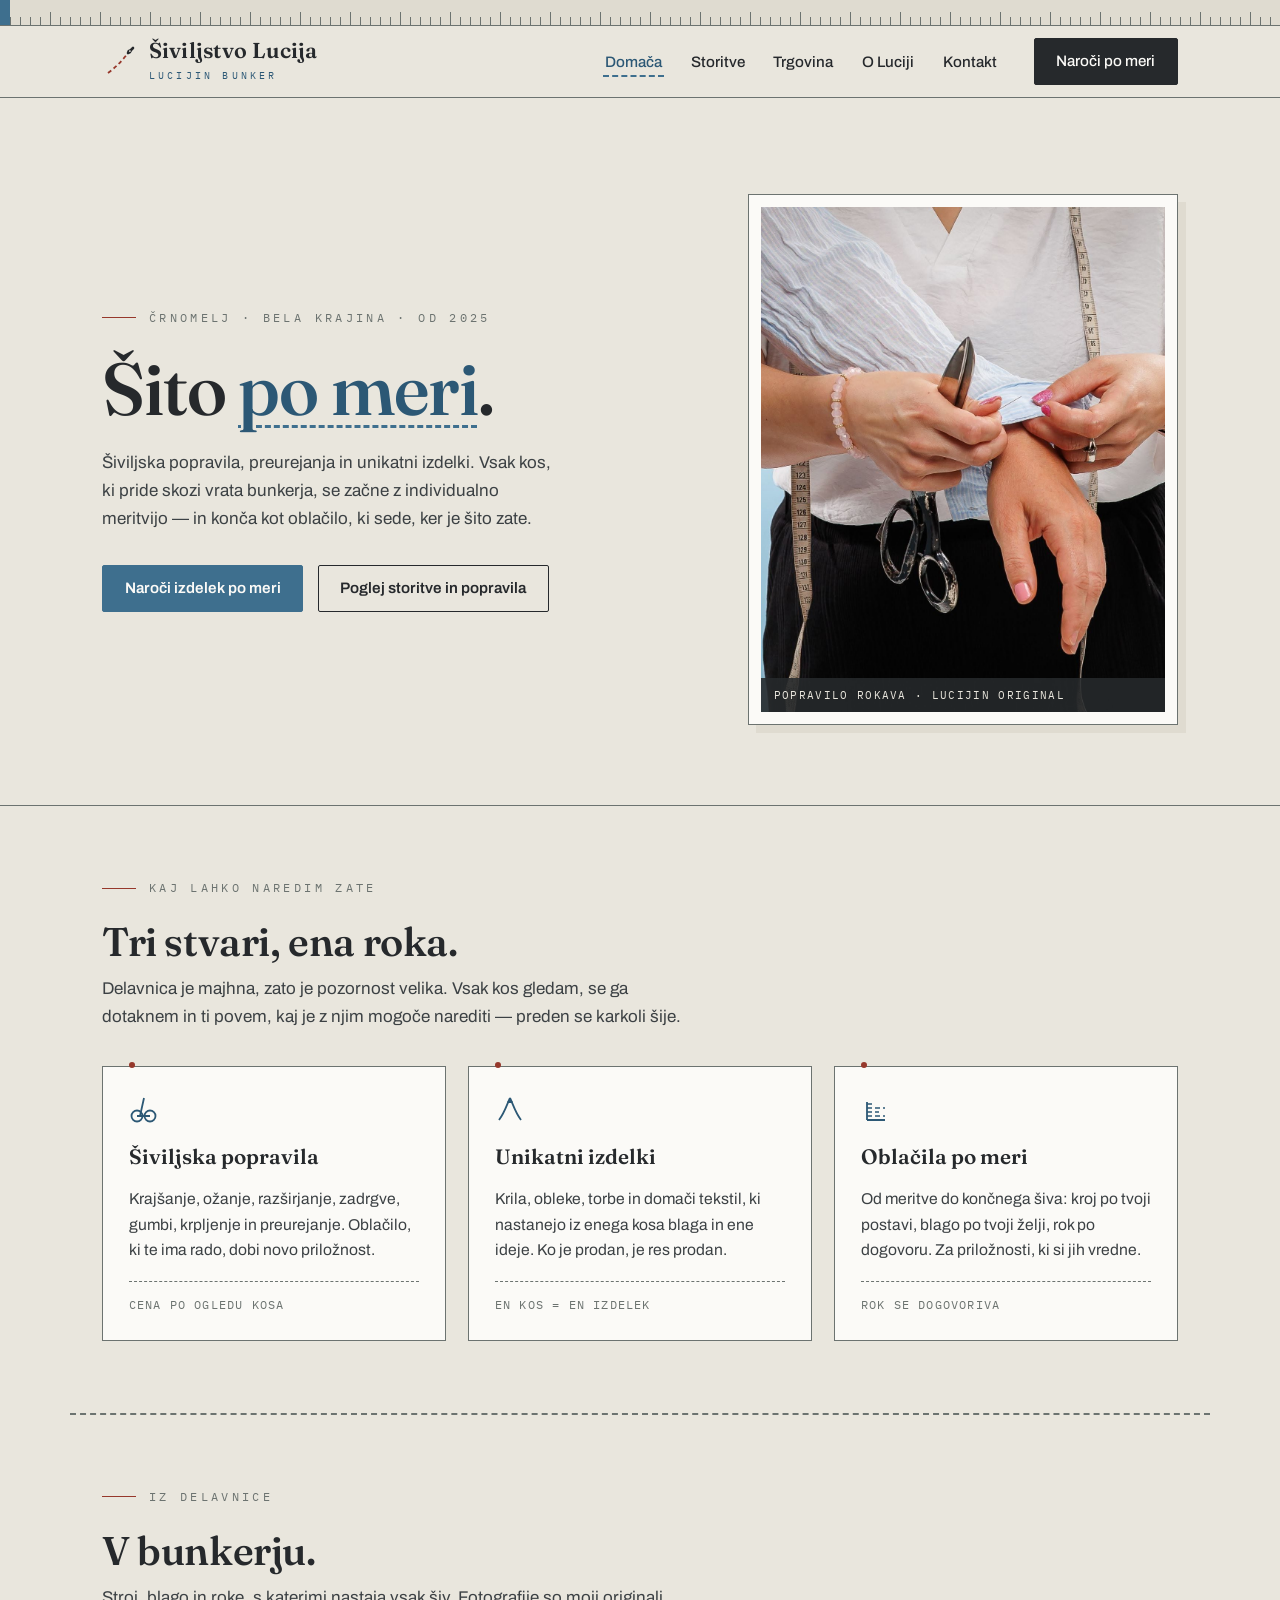
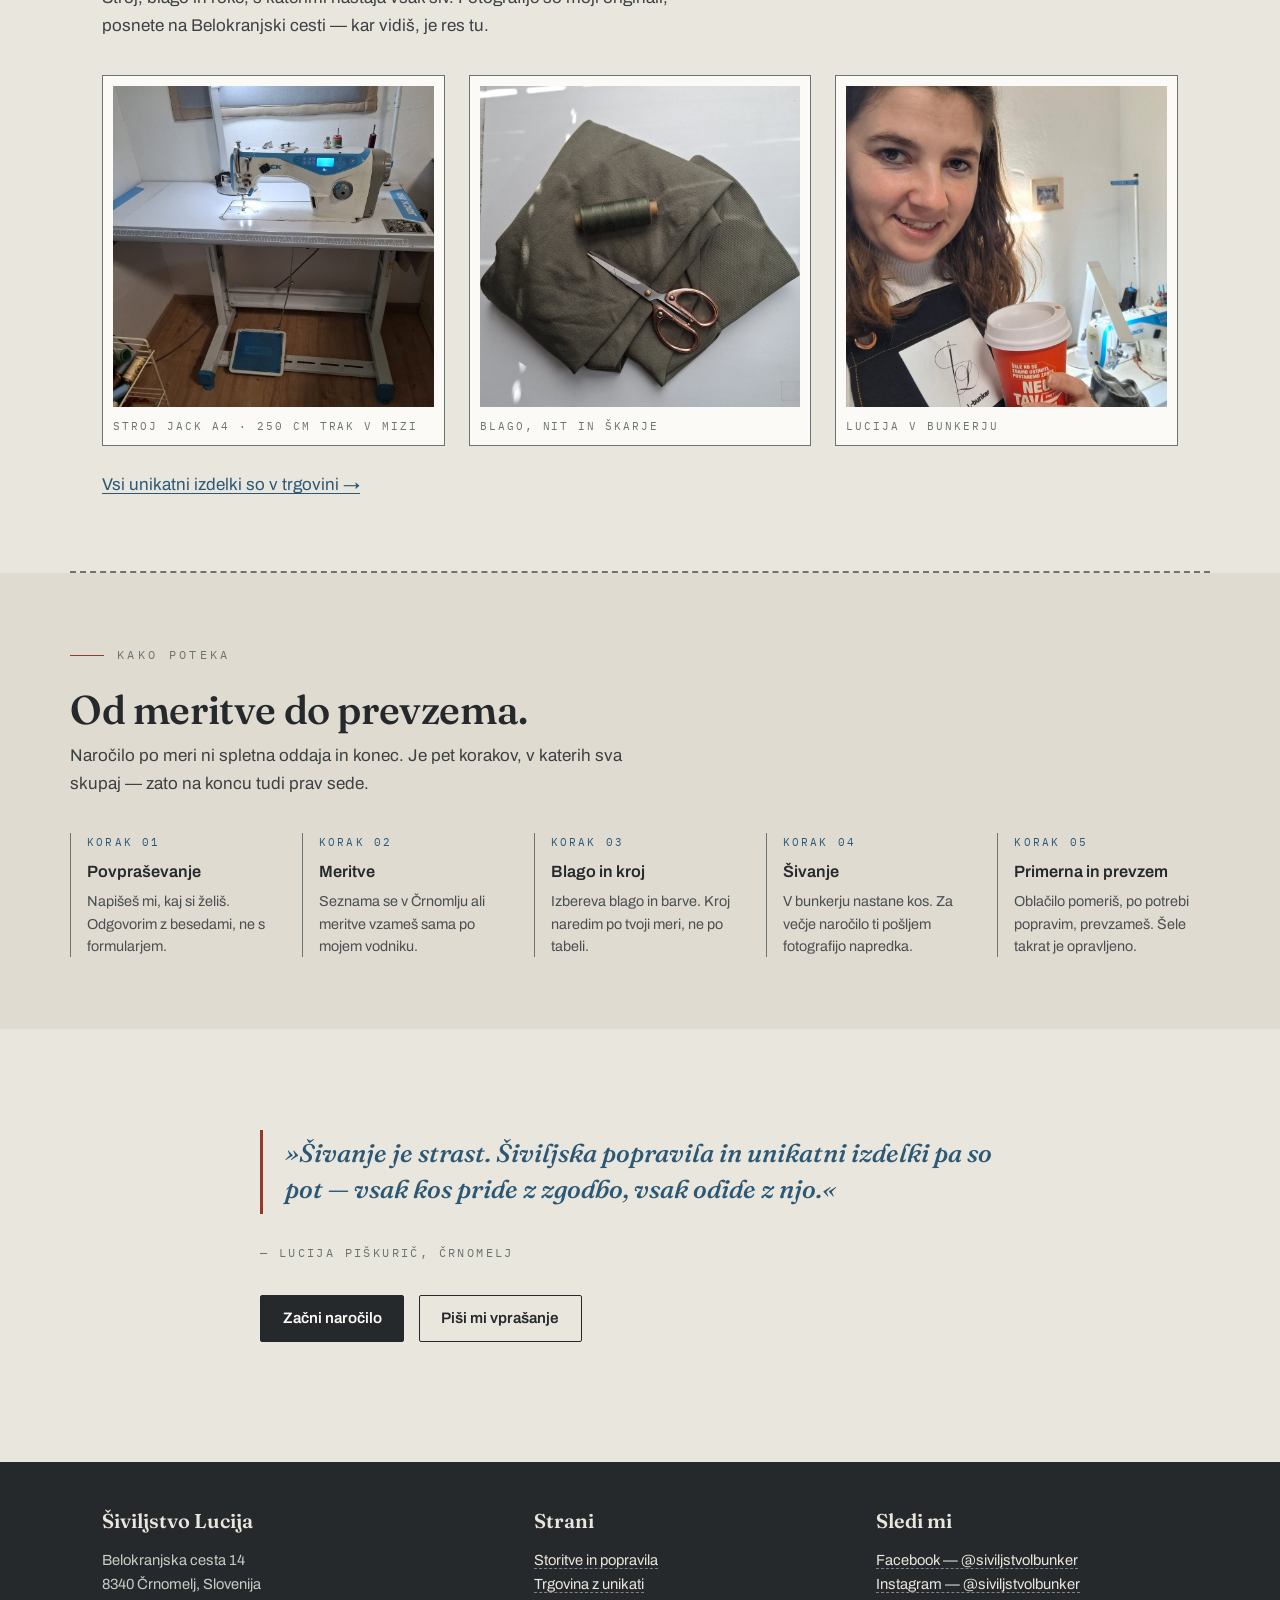
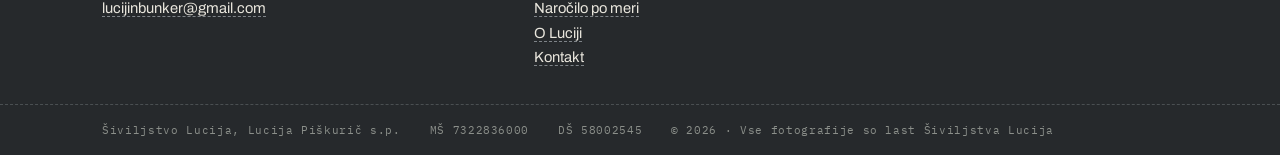
<file: index.html>
<!DOCTYPE html>
<html lang="sl">
<head>
  <meta charset="UTF-8">
  <meta name="viewport" content="width=device-width, initial-scale=1.0">
  <title>Šiviljstvo Lucija — popravila, unikati in oblačila po meri · Črnomelj</title>
  <meta name="description" content="Šiviljstvo Lucija v Črnomlju: šiviljska popravila, preurejanja oblačil in unikatni izdelki po meri. Vsak šiv po tvoji meri. Lucija Piškurič s.p., Belokranjska cesta 14.">
  <link rel="icon" type="image/svg+xml" href="slike/favicon.svg">
  <link rel="preconnect" href="https://fonts.googleapis.com">
  <link rel="preconnect" href="https://fonts.gstatic.com" crossorigin>
  <link href="https://fonts.googleapis.com/css2?family=Fraunces:opsz,wght@9..144,400..700&family=Archivo:wght@400..700&family=IBM+Plex+Mono:wght@400;500&display=swap" rel="stylesheet">
  <link rel="stylesheet" href="css/slog.css">
</head>
<body>

  <!-- Merilni trak — signature -->
  <div class="trak" aria-hidden="true">
    <div class="trak-polnilo"><span id="trak-cm">0</span>&nbsp;cm</div>
  </div>

  <header class="glava">
    <div class="glava-notranjost">
      <a class="znamka" href="index.html">
        <svg class="znamka-igla" width="34" height="34" viewBox="0 0 34 34" aria-hidden="true">
          <path d="M6 28 C 14 22, 20 16, 26 8" fill="none" stroke="#96382b" stroke-width="1.8" stroke-dasharray="4 3"/>
          <line x1="26" y1="8" x2="31" y2="3" stroke="#26292c" stroke-width="2.6" stroke-linecap="round"/>
          <circle cx="27.4" cy="6.6" r="2.1" fill="#26292c"/>
          <circle cx="27.9" cy="6.1" r="0.9" fill="#e9e6dd"/>
        </svg>
        <span class="znamka-besede">
          <span class="znamka-ime">Šiviljstvo Lucija</span><br>
          <span class="znamka-podpis">Lucijin bunker</span>
        </span>
      </a>
      <nav class="navigacija" aria-label="Glavna navigacija">
        <ul>
          <li><a href="index.html" aria-current="page">Domača</a></li>
          <li><a href="storitve.html">Storitve</a></li>
          <li><a href="trgovina.html">Trgovina</a></li>
          <li><a href="o-strani.html">O Luciji</a></li>
          <li><a href="kontakt.html">Kontakt</a></li>
          <li><a class="gumb gumb-nav" href="narocilo.html">Naroči po meri</a></li>
        </ul>
      </nav>
      <button class="prekini-nav" aria-expanded="false" aria-label="Odpri navigacijo">
        <svg width="20" height="20" viewBox="0 0 20 20" aria-hidden="true">
          <path d="M2 4h16M2 10h16M2 16h16" stroke="#26292c" stroke-width="2" stroke-linecap="round"/>
        </svg>
      </button>
    </div>
  </header>

  <main>

    <!-- ===== Junak ===== -->
    <section class="junak">
      <div class="junak-notranjost">
        <div>
          <p class="obroba">Črnomelj · Bela Krajina · od 2025</p>
          <h1 class="junak-naslov">Šito <em>po meri</em>.</h1>
          <p class="junak-besedilo">
            Šiviljska popravila, preurejanja in unikatni izdelki. Vsak kos, ki
            pride skozi vrata bunkerja, se začne z individualno meritvijo — in
            konča kot oblačilo, ki sede, ker je šito zate.
          </p>
          <div class="junak-dejanja">
            <a class="gumb gumb-kreda" href="narocilo.html">Naroči izdelek po meri</a>
            <a class="gumb gumb-secundo" href="storitve.html">Poglej storitve in popravila</a>
          </div>
        </div>
        <figure class="junak-slika">
          <img src="slike/hero.jpg" alt="Roke z iglo pri popravilu modro črtastega rokava, merilni trak okoli vratu in velike krojaške škarje"
               onerror="this.onerror=null;this.src='slike/rezervirano.svg'">
          <figcaption class="slikarazlaga">POPRAVILO ROKAVA · LUCIJIN ORIGINAL</figcaption>
        </figure>
      </div>
    </section>

    <!-- ===== Storitve na hitro ===== -->
    <section class="sekcija">
      <div class="razkrij">
        <p class="obroba">Kaj lahko naredim zate</p>
        <h2 class="sekcija-naslov">Tri stvari, ena roka.</h2>
        <p class="sekcija-uvod">
          Delavnica je majhna, zato je pozornost velika. Vsak kos gledam,
          se ga dotaknem in ti povem, kaj je z njim mogoče narediti — preden
          se karkoli šije.
        </p>
      </div>
      <div class="mreza-3">
        <article class="kartica razkrij">
          <svg class="kartica-ikona" width="30" height="30" viewBox="0 0 30 30" aria-hidden="true">
            <circle cx="8" cy="22" r="5.5" fill="none" stroke="#2c5875" stroke-width="1.8"/>
            <circle cx="21" cy="22" r="5.5" fill="none" stroke="#2c5875" stroke-width="1.8"/>
            <path d="M8 22 L 21 22 M11 22 L 15 4" stroke="#2c5875" stroke-width="1.8" fill="none"/>
          </svg>
          <h3 class="kartica-naslov">Šiviljska popravila</h3>
          <p class="kartica-besedilo">
            Krajšanje, ožanje, razširjanje, zadrgve, gumbi, krpljenje in
            preurejanje. Oblačilo, ki te ima rado, dobi novo priložnost.
          </p>
          <p class="kartica-cena">CENA PO OGLEDU KOSA</p>
        </article>
        <article class="kartica razkrij">
          <svg class="kartica-ikona" width="30" height="30" viewBox="0 0 30 30" aria-hidden="true">
            <path d="M4 26 C 10 18, 12 10, 15 4 M26 26 C 20 18, 18 10, 15 4" fill="none" stroke="#2c5875" stroke-width="1.8"/>
            <path d="M15 4 l 0 4 M12.5 8 l 5 0" stroke="#2c5875" stroke-width="1.8"/>
          </svg>
          <h3 class="kartica-naslov">Unikatni izdelki</h3>
          <p class="kartica-besedilo">
            Krila, obleke, torbe in domači tekstil, ki nastanejo iz enega
            kosa blaga in ene ideje. Ko je prodan, je res prodan.
          </p>
          <p class="kartica-cena">EN KOS = EN IZDELEK</p>
        </article>
        <article class="kartica razkrij">
          <svg class="kartica-ikona" width="30" height="30" viewBox="0 0 30 30" aria-hidden="true">
            <path d="M6 26 l 0 -18 M6 26 l 18 0" fill="none" stroke="#2c5875" stroke-width="1.8"/>
            <path d="M6 22 l 18 0 M6 18 l 12 0 M6 14 l 18 0 M6 10 l 8 0" fill="none" stroke="#2c5875" stroke-width="1.4" stroke-dasharray="5 3"/>
          </svg>
          <h3 class="kartica-naslov">Oblačila po meri</h3>
          <p class="kartica-besedilo">
            Od meritve do končnega šiva: kroj po tvoji postavi, blago po
            tvoji želji, rok po dogovoru. Za priložnosti, ki si jih vredne.
          </p>
          <p class="kartica-cena">ROK SE DOGOVORIVA</p>
        </article>
      </div>
    </section>

    <hr class="siv">

    <!-- ===== Galerija dela ===== -->
    <section class="sekcija">
      <div class="razkrij">
        <p class="obroba">Iz delavnice</p>
        <h2 class="sekcija-naslov">V bunkerju.</h2>
        <p class="sekcija-uvod">
          Stroj, blago in roke, s katerimi nastaja vsak šiv. Fotografije so
          moji originali, posnete na Belokranjski cesti — kar vidiš, je res tu.
        </p>
      </div>
      <div class="mreza-izdelki">
        <figure class="galerija-slika razkrij">
          <img src="slike/delo-01.jpg" alt="Računalniško voden šivalni stroj Jack A4 z vgrajenim merilnim trakom" onerror="this.onerror=null;this.src='slike/rezervirano.svg'">
          <figcaption>STROJ JACK A4 · 250 CM TRAK V MIZI</figcaption>
        </figure>
        <figure class="galerija-slika razkrij">
          <img src="slike/delo-02.jpg" alt="Olivno zeleno blago z ujemajočo se nitjo in škarjami z bakrenim ročajem" onerror="this.onerror=null;this.src='slike/rezervirano.svg'">
          <figcaption>BLAGO, NIT IN ŠKARJE</figcaption>
        </figure>
        <figure class="galerija-slika razkrij">
          <img src="slike/delo-03.jpg" alt="Lucija v črnem trdenem predpasniku z značko L-bunker v delavnici" onerror="this.onerror=null;this.src='slike/rezervirano.svg'">
          <figcaption>LUCIJA V BUNKERJU</figcaption>
        </figure>
      </div>
      <p style="margin-top:1.6rem">
        <a href="trgovina.html">Vsi unikatni izdelki so v trgovini →</a>
      </p>
    </section>

    <hr class="siv">

    <!-- ===== Postopek ===== -->
    <section class="sekcija sekcija--platno2">
      <div class="sekcija-notranjost">
        <div class="razkrij">
          <p class="obroba">Kako poteka</p>
          <h2 class="sekcija-naslov">Od meritve do prevzema.</h2>
          <p class="sekcija-uvod">
            Naročilo po meri ni spletna oddaja in konec. Je pet korakov, v
            katerih sva skupaj — zato na koncu tudi prav sede.
          </p>
        </div>
        <div class="postopek">
          <div class="korak razkrij">
            <p class="korak-st">KORAK 01</p>
            <h3 class="korak-naslov">Povpraševanje</h3>
            <p class="korak-besedilo">Napišeš mi, kaj si želiš. Odgovorim z besedami, ne s formularjem.</p>
          </div>
          <div class="korak razkrij">
            <p class="korak-st">KORAK 02</p>
            <h3 class="korak-naslov">Meritve</h3>
            <p class="korak-besedilo">Seznama se v Črnomlju ali meritve vzameš sama po mojem vodniku.</p>
          </div>
          <div class="korak razkrij">
            <p class="korak-st">KORAK 03</p>
            <h3 class="korak-naslov">Blago in kroj</h3>
            <p class="korak-besedilo">Izbereva blago in barve. Kroj naredim po tvoji meri, ne po tabeli.</p>
          </div>
          <div class="korak razkrij">
            <p class="korak-st">KORAK 04</p>
            <h3 class="korak-naslov">Šivanje</h3>
            <p class="korak-besedilo">V bunkerju nastane kos. Za večje naročilo ti pošljem fotografijo napredka.</p>
          </div>
          <div class="korak razkrij">
            <p class="korak-st">KORAK 05</p>
            <h3 class="korak-naslov">Primerna in prevzem</h3>
            <p class="korak-besedilo">Oblačilo pomeriš, po potrebi popravim, prevzameš. Šele takrat je opravljeno.</p>
          </div>
        </div>
      </div>
    </section>

    <!-- ===== Citat + CTA ===== -->
    <section class="sekcija">
      <div class="razkrij" style="max-width:760px; margin:0 auto; text-align:left">
        <blockquote class="citat">
          »Šivanje je strast. Šiviljska popravila in unikatni izdelki pa so pot —
          vsak kos pride z zgodbo, vsak odide z njo.«
        </blockquote>
        <p style="font-family:var(--slog-mono); font-size:12px; letter-spacing:0.2em; color:var(--cin)">
          — LUCIJA PIŠKURIČ, ČRNOMELJ
        </p>
        <div class="junak-dejanja" style="margin-top:2rem">
          <a class="gumb" href="narocilo.html">Začni naročilo</a>
          <a class="gumb gumb-secundo" href="kontakt.html">Piši mi vprašanje</a>
        </div>
      </div>
    </section>

  </main>

  <!-- ===== Noga ===== -->
  <footer class="noga">
    <div class="noga-notranjost">
      <div>
        <h3>Šiviljstvo Lucija</h3>
        <p>
          Belokranjska cesta 14<br>
          8340 Črnomelj, Slovenija<br>
          <a href="mailto:lucijinbunker@gmail.com">lucijinbunker@gmail.com</a>
        </p>
      </div>
      <div>
        <h3>Strani</h3>
        <ul>
          <li><a href="storitve.html">Storitve in popravila</a></li>
          <li><a href="trgovina.html">Trgovina z unikati</a></li>
          <li><a href="narocilo.html">Naročilo po meri</a></li>
          <li><a href="o-strani.html">O Luciji</a></li>
          <li><a href="kontakt.html">Kontakt</a></li>
        </ul>
      </div>
      <div>
        <h3>Sledi mi</h3>
        <ul>
          <li><a href="https://www.facebook.com/siviljstvolbunker" rel="noopener" target="_blank">Facebook — @siviljstvolbunker</a></li>
          <li><a href="https://www.instagram.com/siviljstvolbunker" rel="noopener" target="_blank">Instagram — @siviljstvolbunker</a></li>
        </ul>
      </div>
    </div>
    <div class="noga-legalno">
      <div class="noga-legalno-notranjost">
        <span>Šiviljstvo Lucija, Lucija Piškurič s.p.</span>
        <span>MŠ 7322836000</span>
        <span>DŠ 58002545</span>
        <span>© 2026 · Vse fotografije so last Šiviljstva Lucija</span>
      </div>
    </div>
  </footer>

  <script src="js/skripta.js"></script>
</body>
</html>
</file>
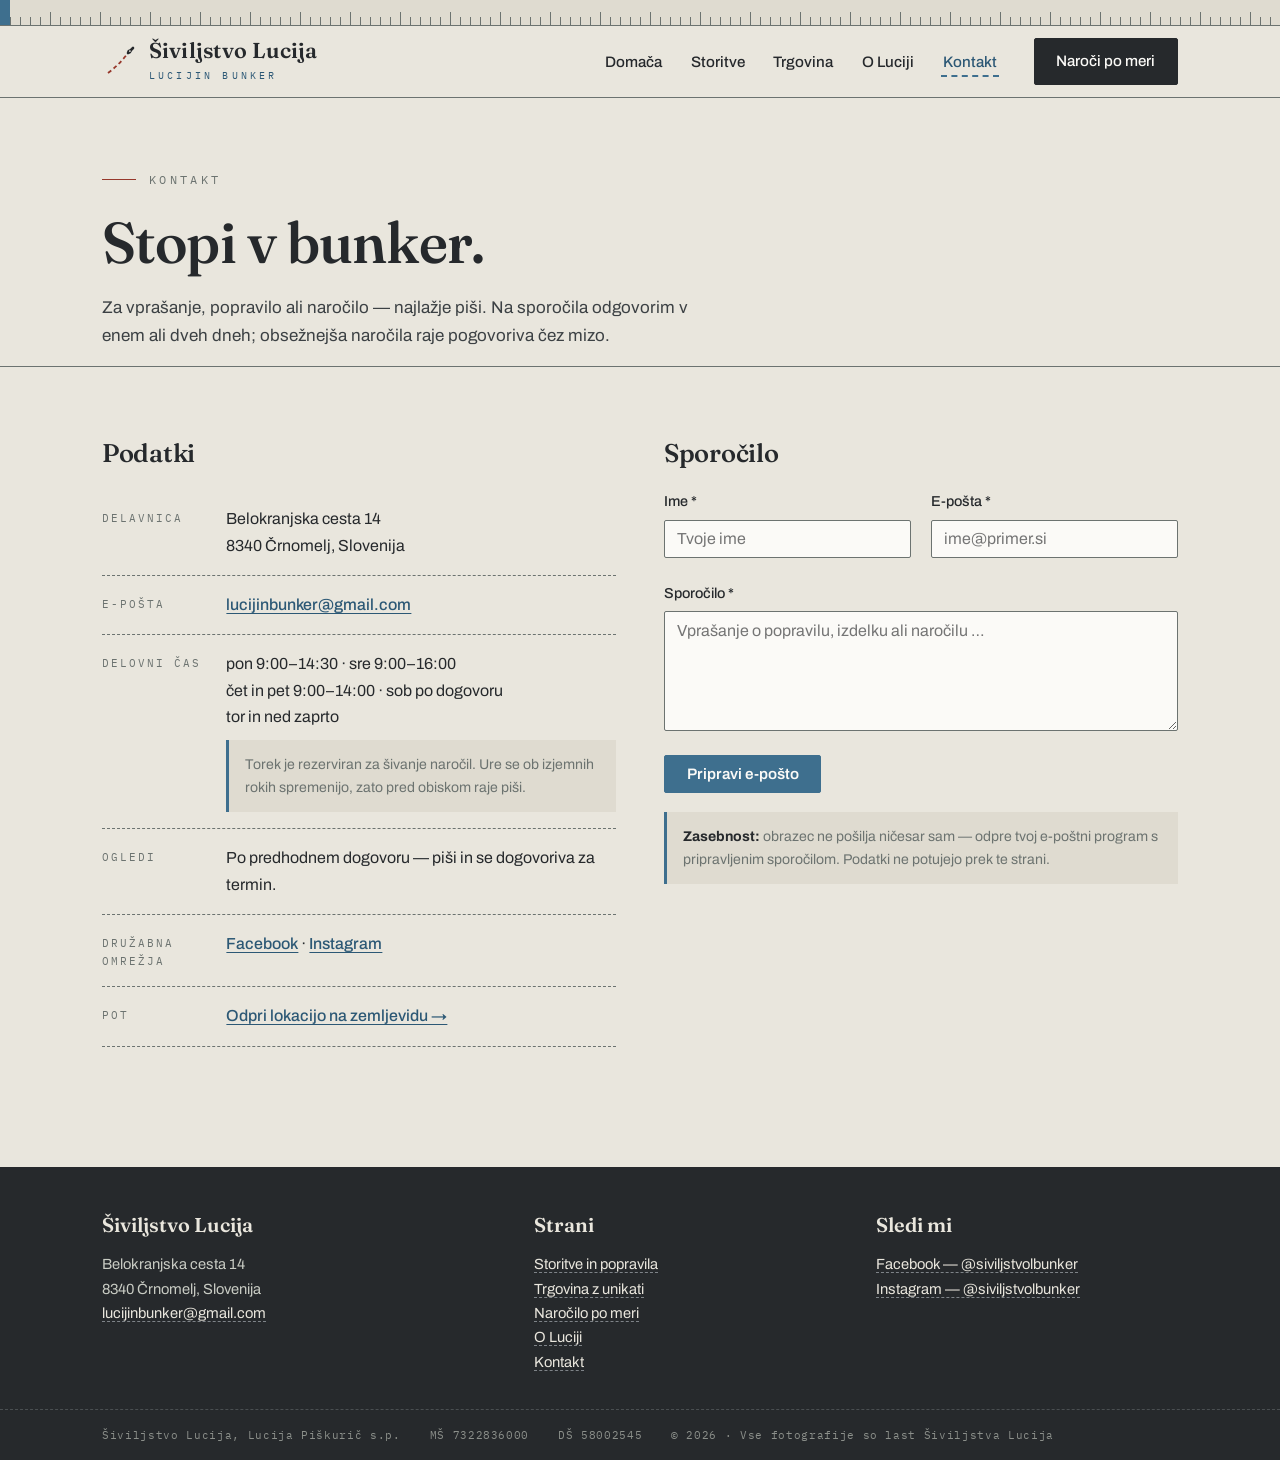
<file: kontakt.html>
<!DOCTYPE html>
<html lang="sl">
<head>
  <meta charset="UTF-8">
  <meta name="viewport" content="width=device-width, initial-scale=1.0">
  <title>Kontakt — Šiviljstvo Lucija, Črnomelj</title>
  <meta name="description" content="Stopi v stik s Šiviljstvom Lucija: Belokranjska cesta 14, 8340 Črnomelj. Piši na lucijinbunker@gmail.com ali pošlji sporočilo prek obrazca.">
  <link rel="icon" type="image/svg+xml" href="slike/favicon.svg">
  <link rel="preconnect" href="https://fonts.googleapis.com">
  <link rel="preconnect" href="https://fonts.gstatic.com" crossorigin>
  <link href="https://fonts.googleapis.com/css2?family=Fraunces:opsz,wght@9..144,400..700&family=Archivo:wght@400..700&family=IBM+Plex+Mono:wght@400;500&display=swap" rel="stylesheet">
  <link rel="stylesheet" href="css/slog.css">
</head>
<body>

  <div class="trak" aria-hidden="true">
    <div class="trak-polnilo"><span id="trak-cm">0</span>&nbsp;cm</div>
  </div>

  <header class="glava">
    <div class="glava-notranjost">
      <a class="znamka" href="index.html">
        <svg class="znamka-igla" width="34" height="34" viewBox="0 0 34 34" aria-hidden="true">
          <path d="M6 28 C 14 22, 20 16, 26 8" fill="none" stroke="#96382b" stroke-width="1.8" stroke-dasharray="4 3"/>
          <line x1="26" y1="8" x2="31" y2="3" stroke="#26292c" stroke-width="2.6" stroke-linecap="round"/>
          <circle cx="27.4" cy="6.6" r="2.1" fill="#26292c"/>
          <circle cx="27.9" cy="6.1" r="0.9" fill="#e9e6dd"/>
        </svg>
        <span class="znamka-besede">
          <span class="znamka-ime">Šiviljstvo Lucija</span><br>
          <span class="znamka-podpis">Lucijin bunker</span>
        </span>
      </a>
      <nav class="navigacija" aria-label="Glavna navigacija">
        <ul>
          <li><a href="index.html">Domača</a></li>
          <li><a href="storitve.html">Storitve</a></li>
          <li><a href="trgovina.html">Trgovina</a></li>
          <li><a href="o-strani.html">O Luciji</a></li>
          <li><a href="kontakt.html" aria-current="page">Kontakt</a></li>
          <li><a class="gumb gumb-nav" href="narocilo.html">Naroči po meri</a></li>
        </ul>
      </nav>
      <button class="prekini-nav" aria-expanded="false" aria-label="Odpri navigacijo">
        <svg width="20" height="20" viewBox="0 0 20 20" aria-hidden="true">
          <path d="M2 4h16M2 10h16M2 16h16" stroke="#26292c" stroke-width="2" stroke-linecap="round"/>
        </svg>
      </button>
    </div>
  </header>

  <main>

    <section class="junak" style="padding-top:calc(var(--trak-visina) + var(--glava-visina))">
      <div class="sekcija" style="padding-bottom:0">
        <p class="obroba">Kontakt</p>
        <h1 class="junak-naslov" style="font-size:clamp(2.2rem,5vw,3.6rem)">Stopi v bunker.</h1>
        <p class="sekcija-uvod" style="margin-bottom:1rem">
          Za vprašanje, popravilo ali naročilo — najlažje piši. Na sporočila
          odgovorim v enem ali dveh dneh; obsežnejša naročila raje pogovoriva
          čez mizo.
        </p>
      </div>
    </section>

    <section class="sekcija">
      <div class="kontakt-mreza">

        <div class="razkrij">
          <h2 class="sekcija-naslov" style="font-size:1.6rem">Podatki</h2>
          <dl style="margin-top:1.4rem">
            <div class="podatek">
              <dt>Delavnica</dt>
              <dd>Belokranjska cesta 14<br>8340 Črnomelj, Slovenija</dd>
            </div>
            <div class="podatek">
              <dt>E-pošta</dt>
              <dd><a href="mailto:lucijinbunker@gmail.com">lucijinbunker@gmail.com</a></dd>
            </div>
            <!-- TELEFON: dodaj vrstico, ko bo številka potrjena
            <div class="podatek">
              <dt>Telefon</dt>
              <dd><a href="tel:+386XXXXXXXXX">0XX XXX XXX</a></dd>
            </div>
            -->
            <div class="podatek">
              <dt>Delovni čas</dt>
              <dd>
                pon 9:00–14:30 · sre 9:00–16:00<br>
                čet in pet 9:00–14:00 · sob po dogovoru<br>
                tor in ned zaprto
                <p class="opomba" style="margin-top:0.6rem">
                  Torek je rezerviran za šivanje naročil. Ure se ob izjemnih
                  rokih spremenijo, zato pred obiskom raje piši.
                </p>
              </dd>
            </div>
            <div class="podatek">
              <dt>Ogledi</dt>
              <dd>Po predhodnem dogovoru — piši in se dogovoriva za termin.</dd>
            </div>
            <div class="podatek">
              <dt>Družabna omrežja</dt>
              <dd>
                <a href="https://www.facebook.com/siviljstvolbunker" rel="noopener" target="_blank">Facebook</a> ·
                <a href="https://www.instagram.com/siviljstvolbunker" rel="noopener" target="_blank">Instagram</a>
              </dd>
            </div>
            <div class="podatek">
              <dt>Pot</dt>
              <dd>
                <a href="https://www.google.com/maps/search/?api=1&query=Belokranjska+cesta+14%2C+8340+%C4%8Crnomelj" rel="noopener" target="_blank">
                  Odpri lokacijo na zemljevidu →
                </a>
              </dd>
            </div>
          </dl>
        </div>

        <div class="razkrij">
          <h2 class="sekcija-naslov" style="font-size:1.6rem">Sporočilo</h2>
          <form id="obrazec-kontakt" class="obrazec" style="margin-top:1.4rem" novalidate>
            <div class="obrazec-skupina">
              <div class="vrstica">
                <div class="polje">
                  <label for="k-ime">Ime *</label>
                  <input type="text" id="k-ime" name="k-ime" required autocomplete="name" placeholder="Tvoje ime">
                </div>
                <div class="polje">
                  <label for="k-eposta">E-pošta *</label>
                  <input type="email" id="k-eposta" name="k-eposta" required autocomplete="email" placeholder="ime@primer.si">
                </div>
              </div>
            </div>
            <div class="obrazec-skupina">
              <div class="polje">
                <label for="k-sporocilo">Sporočilo *</label>
                <textarea id="k-sporocilo" name="k-sporocilo" required placeholder="Vprašanje o popravilu, izdelku ali naročilu …"></textarea>
              </div>
            </div>
            <button type="submit" class="gumb gumb-kreda">Pripravi e-pošto</button>
            <p class="opomba" style="margin-top:1.2rem">
              <strong>Zasebnost:</strong> obrazec ne pošilja ničesar sam —
              odpre tvoj e-poštni program s pripravljenim sporočilom. Podatki
              ne potujejo prek te strani.
            </p>
          </form>
        </div>

      </div>
    </section>

  </main>

  <footer class="noga">
    <div class="noga-notranjost">
      <div>
        <h3>Šiviljstvo Lucija</h3>
        <p>
          Belokranjska cesta 14<br>
          8340 Črnomelj, Slovenija<br>
          <a href="mailto:lucijinbunker@gmail.com">lucijinbunker@gmail.com</a>
        </p>
      </div>
      <div>
        <h3>Strani</h3>
        <ul>
          <li><a href="storitve.html">Storitve in popravila</a></li>
          <li><a href="trgovina.html">Trgovina z unikati</a></li>
          <li><a href="narocilo.html">Naročilo po meri</a></li>
          <li><a href="o-strani.html">O Luciji</a></li>
          <li><a href="kontakt.html">Kontakt</a></li>
        </ul>
      </div>
      <div>
        <h3>Sledi mi</h3>
        <ul>
          <li><a href="https://www.facebook.com/siviljstvolbunker" rel="noopener" target="_blank">Facebook — @siviljstvolbunker</a></li>
          <li><a href="https://www.instagram.com/siviljstvolbunker" rel="noopener" target="_blank">Instagram — @siviljstvolbunker</a></li>
        </ul>
      </div>
    </div>
    <div class="noga-legalno">
      <div class="noga-legalno-notranjost">
        <span>Šiviljstvo Lucija, Lucija Piškurič s.p.</span>
        <span>MŠ 7322836000</span>
        <span>DŠ 58002545</span>
        <span>© 2026 · Vse fotografije so last Šiviljstva Lucija</span>
      </div>
    </div>
  </footer>

  <script src="js/skripta.js"></script>
</body>
</html>
</file>
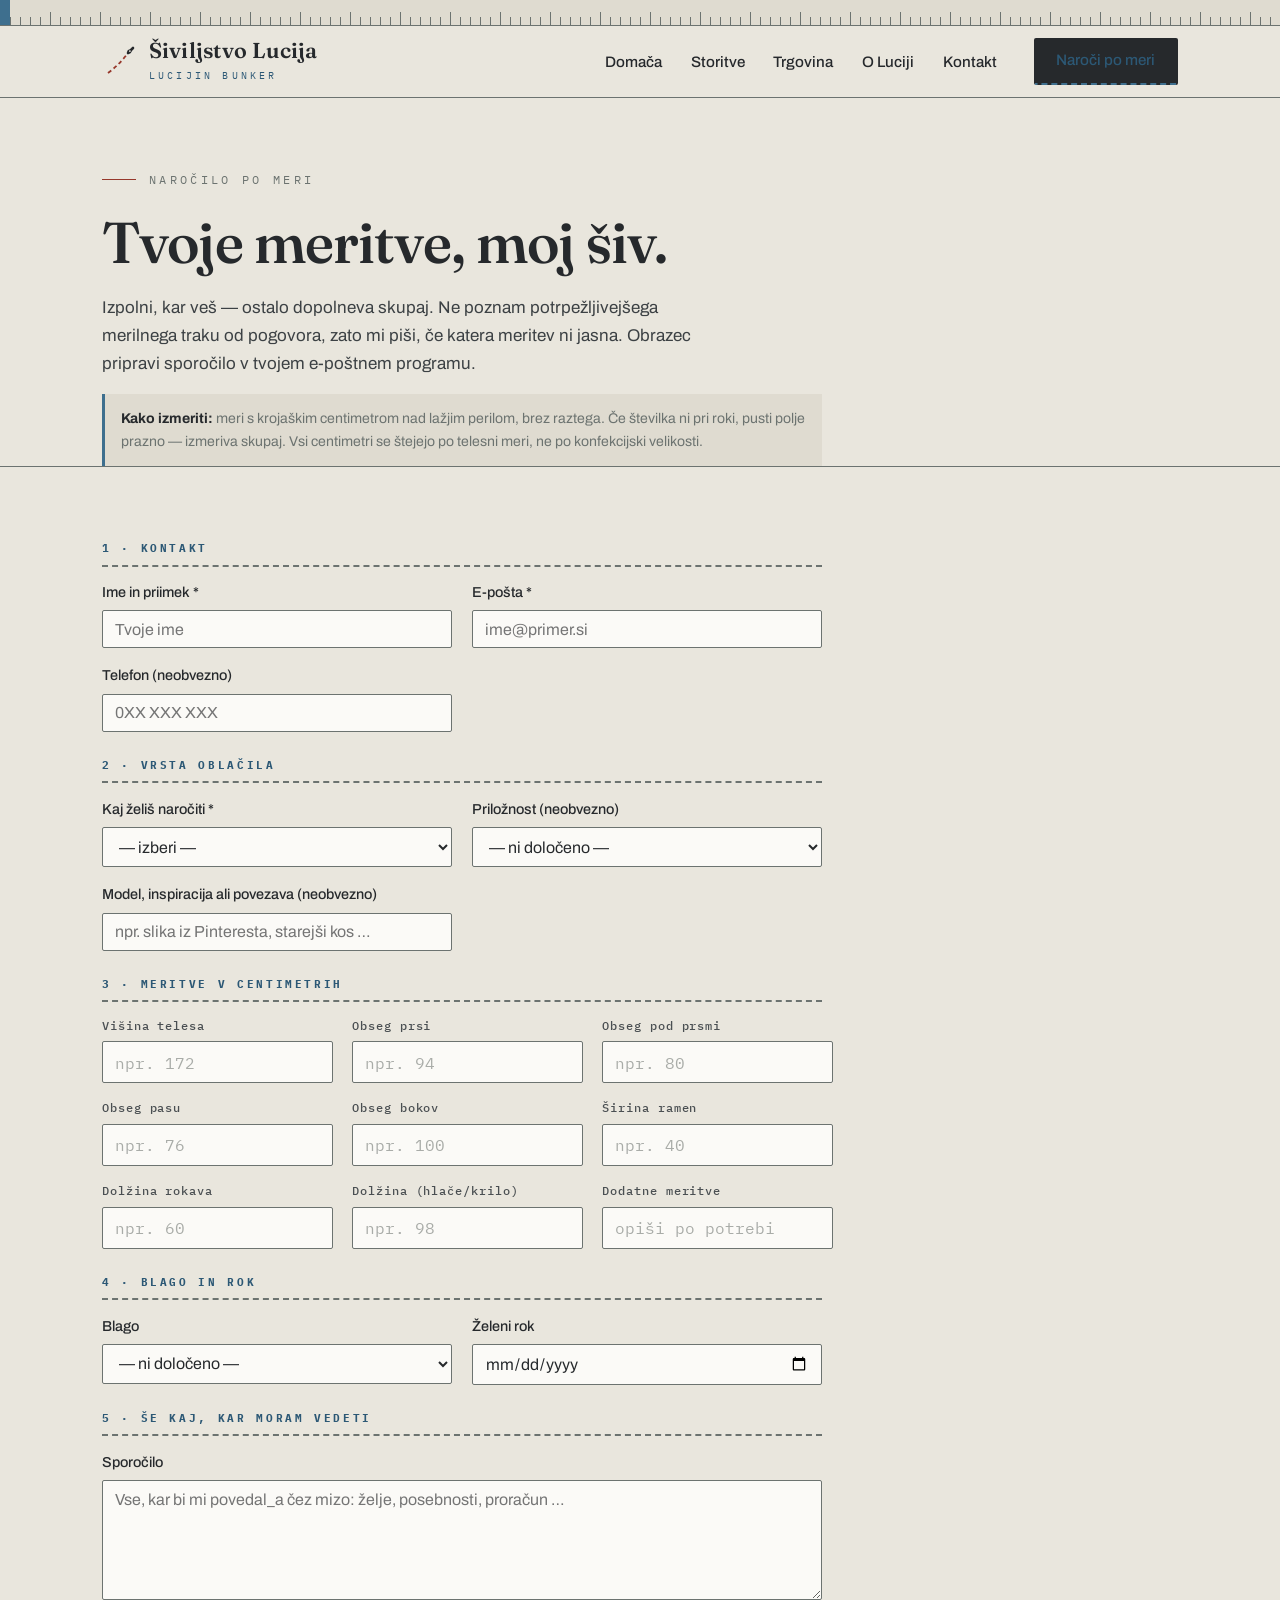
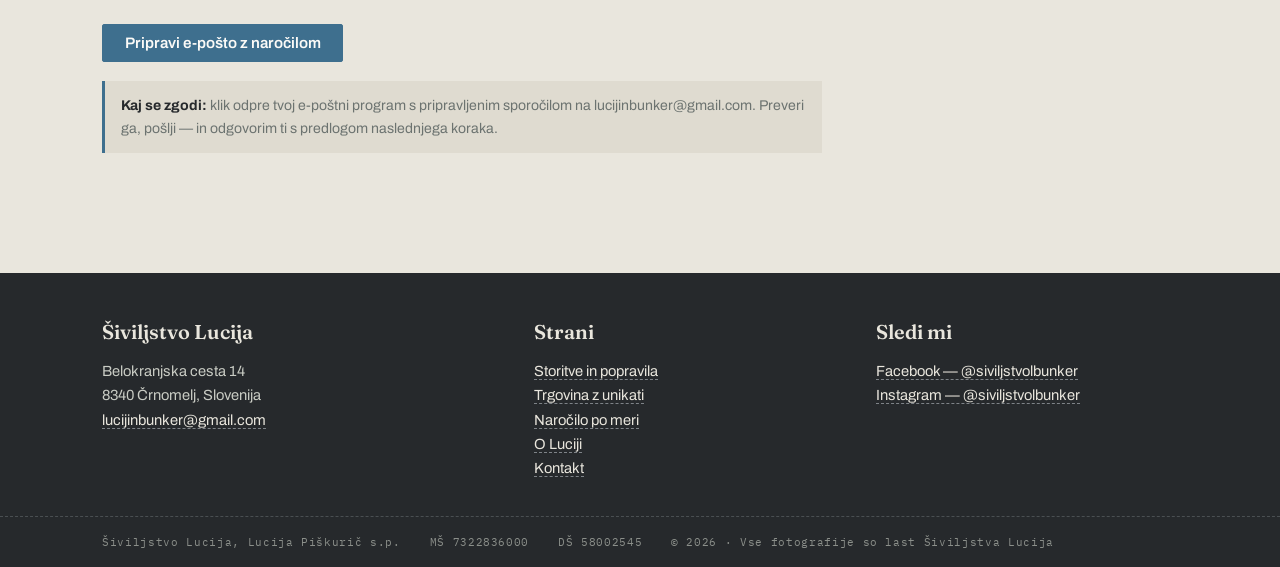
<file: narocilo.html>
<!DOCTYPE html>
<html lang="sl">
<head>
  <meta charset="UTF-8">
  <meta name="viewport" content="width=device-width, initial-scale=1.0">
  <title>Naročilo po meri — Šiviljstvo Lucija, Črnomelj</title>
  <meta name="description" content="Naroči oblačilo po meri pri Šiviljstvu Lucija: izpolni vrsto oblačila, meritve in želje — sporočilo se pripravi in pošlje po e-pošti.">
  <link rel="icon" type="image/svg+xml" href="slike/favicon.svg">
  <link rel="preconnect" href="https://fonts.googleapis.com">
  <link rel="preconnect" href="https://fonts.gstatic.com" crossorigin>
  <link href="https://fonts.googleapis.com/css2?family=Fraunces:opsz,wght@9..144,400..700&family=Archivo:wght@400..700&family=IBM+Plex+Mono:wght@400;500&display=swap" rel="stylesheet">
  <link rel="stylesheet" href="css/slog.css">
</head>
<body>

  <div class="trak" aria-hidden="true">
    <div class="trak-polnilo"><span id="trak-cm">0</span>&nbsp;cm</div>
  </div>

  <header class="glava">
    <div class="glava-notranjost">
      <a class="znamka" href="index.html">
        <svg class="znamka-igla" width="34" height="34" viewBox="0 0 34 34" aria-hidden="true">
          <path d="M6 28 C 14 22, 20 16, 26 8" fill="none" stroke="#96382b" stroke-width="1.8" stroke-dasharray="4 3"/>
          <line x1="26" y1="8" x2="31" y2="3" stroke="#26292c" stroke-width="2.6" stroke-linecap="round"/>
          <circle cx="27.4" cy="6.6" r="2.1" fill="#26292c"/>
          <circle cx="27.9" cy="6.1" r="0.9" fill="#e9e6dd"/>
        </svg>
        <span class="znamka-besede">
          <span class="znamka-ime">Šiviljstvo Lucija</span><br>
          <span class="znamka-podpis">Lucijin bunker</span>
        </span>
      </a>
      <nav class="navigacija" aria-label="Glavna navigacija">
        <ul>
          <li><a href="index.html">Domača</a></li>
          <li><a href="storitve.html">Storitve</a></li>
          <li><a href="trgovina.html">Trgovina</a></li>
          <li><a href="o-strani.html">O Luciji</a></li>
          <li><a href="kontakt.html">Kontakt</a></li>
          <li><a class="gumb gumb-nav" href="narocilo.html" aria-current="page">Naroči po meri</a></li>
        </ul>
      </nav>
      <button class="prekini-nav" aria-expanded="false" aria-label="Odpri navigacijo">
        <svg width="20" height="20" viewBox="0 0 20 20" aria-hidden="true">
          <path d="M2 4h16M2 10h16M2 16h16" stroke="#26292c" stroke-width="2" stroke-linecap="round"/>
        </svg>
      </button>
    </div>
  </header>

  <main>

    <section class="junak" style="padding-top:calc(var(--trak-visina) + var(--glava-visina))">
      <div class="sekcija" style="padding-bottom:0">
        <p class="obroba">Naročilo po meri</p>
        <h1 class="junak-naslov" style="font-size:clamp(2.2rem,5vw,3.6rem)">Tvoje meritve, moj šiv.</h1>
        <p class="sekcija-uvod" style="margin-bottom:1rem">
          Izpolni, kar veš — ostalo dopolneva skupaj. Ne poznam potrpežljivejšega
          merilnega traku od pogovora, zato mi piši, če katera meritev ni
          jasna. Obrazec pripravi sporočilo v tvojem e-poštnem programu.
        </p>
        <p class="opomba" style="max-width:720px">
          <strong>Kako izmeriti:</strong> meri s krojaškim centimetrom nad
          lažjim perilom, brez raztega. Če številka ni pri roki, pusti polje
          prazno — izmeriva skupaj. Vsi centimetri se štejejo po telesni
          meri, ne po konfekcijski velikosti.
        </p>
      </div>
    </section>

    <section class="sekcija">
      <form id="obrazec-narocilo" class="obrazec" novalidate>

        <div class="obrazec-skupina">
          <h2 class="obrazec-naslov-skupine">1 · Kontakt</h2>
          <div class="vrstica">
            <div class="polje">
              <label for="ime">Ime in priimek *</label>
              <input type="text" id="ime" name="ime" required autocomplete="name" placeholder="Tvoje ime">
            </div>
            <div class="polje">
              <label for="eposta">E-pošta *</label>
              <input type="email" id="eposta" name="eposta" required autocomplete="email" placeholder="ime@primer.si">
            </div>
          </div>
          <div class="vrstica" style="margin-top:1rem">
            <div class="polje">
              <label for="telefon">Telefon (neobvezno)</label>
              <input type="tel" id="telefon" name="telefon" autocomplete="tel" placeholder="0XX XXX XXX">
            </div>
          </div>
        </div>

        <div class="obrazec-skupina">
          <h2 class="obrazec-naslov-skupine">2 · Vrsta oblačila</h2>
          <div class="vrstica">
            <div class="polje">
              <label for="vrsta">Kaj želiš naročiti *</label>
              <select id="vrsta" name="vrsta" required>
                <option value="" selected disabled>— izberi —</option>
                <option>Oblačilo po meri (obleka, krilo, hlače …)</option>
                <option>Bluza ali srajca</option>
                <option>Suknjič ali jakna</option>
                <option>Poročni ali večerni komad</option>
                <option>Otroško oblačilo</option>
                <option>Tekstil za dom (zavese, prevleke …)</option>
                <option>Preureditev obstoječega kosa</option>
                <option>Drugo — opišem spodaj</option>
              </select>
            </div>
            <div class="polje">
              <label for="priloznost">Priložnost (neobvezno)</label>
              <select id="priloznost" name="priloznost">
                <option value="" selected>— ni določeno —</option>
                <option>Vsak dan</option>
                <option>Slavnostna priložnost</option>
                <option>Poročna priložnost</option>
                <option>Poslovne priložnosti</option>
                <option>Otroška priložnost</option>
                <option>Za dom</option>
              </select>
            </div>
          </div>
          <div class="vrstica" style="margin-top:1rem">
            <div class="polje">
              <label for="model">Model, inspiracija ali povezava (neobvezno)</label>
              <input type="text" id="model" name="model" placeholder="npr. slika iz Pinteresta, starejši kos …">
            </div>
          </div>
        </div>

        <div class="obrazec-skupina">
          <h2 class="obrazec-naslov-skupine">3 · Meritve v centimetrih</h2>
          <div class="meritve">
            <div class="polje">
              <label for="visina">Višina telesa</label>
              <input type="text" inputmode="numeric" id="visina" name="visina" placeholder="npr. 172">
            </div>
            <div class="polje">
              <label for="prsi">Obseg prsi</label>
              <input type="text" inputmode="numeric" id="prsi" name="prsi" placeholder="npr. 94">
            </div>
            <div class="polje">
              <label for="podprsmi">Obseg pod prsmi</label>
              <input type="text" inputmode="numeric" id="podprsmi" name="podprsmi" placeholder="npr. 80">
            </div>
            <div class="polje">
              <label for="pas">Obseg pasu</label>
              <input type="text" inputmode="numeric" id="pas" name="pas" placeholder="npr. 76">
            </div>
            <div class="polje">
              <label for="boki">Obseg bokov</label>
              <input type="text" inputmode="numeric" id="boki" name="boki" placeholder="npr. 100">
            </div>
            <div class="polje">
              <label for="ramena">Širina ramen</label>
              <input type="text" inputmode="numeric" id="ramena" name="ramena" placeholder="npr. 40">
            </div>
            <div class="polje">
              <label for="rokav">Dolžina rokava</label>
              <input type="text" inputmode="numeric" id="rokav" name="rokav" placeholder="npr. 60">
            </div>
            <div class="polje">
              <label for="dolzina">Dolžina (hlače/krilo)</label>
              <input type="text" inputmode="numeric" id="dolzina" name="dolzina" placeholder="npr. 98">
            </div>
            <div class="polje">
              <label for="dodatne">Dodatne meritve</label>
              <input type="text" id="dodatne" name="dodatne" placeholder="opiši po potrebi">
            </div>
          </div>
        </div>

        <div class="obrazec-skupina">
          <h2 class="obrazec-naslov-skupine">4 · Blago in rok</h2>
          <div class="vrstica">
            <div class="polje">
              <label for="blago">Blago</label>
              <select id="blago" name="blago">
                <option value="" selected>— ni določeno —</option>
                <option>Prinesem svoje blago</option>
                <option>Izbereva skupaj pri dobavitelju</option>
                <option>Lucija predlaga blago</option>
                <option>Preureditev obstoječega kosa</option>
              </select>
            </div>
            <div class="polje">
              <label for="rok">Želeni rok</label>
              <input type="date" id="rok" name="rok">
            </div>
          </div>
        </div>

        <div class="obrazec-skupina">
          <h2 class="obrazec-naslov-skupine">5 · Še kaj, kar moram vedeti</h2>
          <div class="polje">
            <label for="sporocilo">Sporočilo</label>
            <textarea id="sporocilo" name="sporocilo" placeholder="Vse, kar bi mi povedal_a čez mizo: želje, posebnosti, proračun …"></textarea>
          </div>
        </div>

        <button type="submit" class="gumb gumb-kreda">Pripravi e-pošto z naročilom</button>
        <p class="opomba" style="margin-top:1.2rem">
          <strong>Kaj se zgodi:</strong> klik odpre tvoj e-poštni program s
          pripravljenim sporočilom na lucijinbunker@gmail.com. Preveri ga,
          pošlji — in odgovorim ti s predlogom naslednjega koraka.
        </p>
      </form>
    </section>

  </main>

  <footer class="noga">
    <div class="noga-notranjost">
      <div>
        <h3>Šiviljstvo Lucija</h3>
        <p>
          Belokranjska cesta 14<br>
          8340 Črnomelj, Slovenija<br>
          <a href="mailto:lucijinbunker@gmail.com">lucijinbunker@gmail.com</a>
        </p>
      </div>
      <div>
        <h3>Strani</h3>
        <ul>
          <li><a href="storitve.html">Storitve in popravila</a></li>
          <li><a href="trgovina.html">Trgovina z unikati</a></li>
          <li><a href="narocilo.html">Naročilo po meri</a></li>
          <li><a href="o-strani.html">O Luciji</a></li>
          <li><a href="kontakt.html">Kontakt</a></li>
        </ul>
      </div>
      <div>
        <h3>Sledi mi</h3>
        <ul>
          <li><a href="https://www.facebook.com/siviljstvolbunker" rel="noopener" target="_blank">Facebook — @siviljstvolbunker</a></li>
          <li><a href="https://www.instagram.com/siviljstvolbunker" rel="noopener" target="_blank">Instagram — @siviljstvolbunker</a></li>
        </ul>
      </div>
    </div>
    <div class="noga-legalno">
      <div class="noga-legalno-notranjost">
        <span>Šiviljstvo Lucija, Lucija Piškurič s.p.</span>
        <span>MŠ 7322836000</span>
        <span>DŠ 58002545</span>
        <span>© 2026 · Vse fotografije so last Šiviljstva Lucija</span>
      </div>
    </div>
  </footer>

  <script src="js/skripta.js"></script>
</body>
</html>
</file>
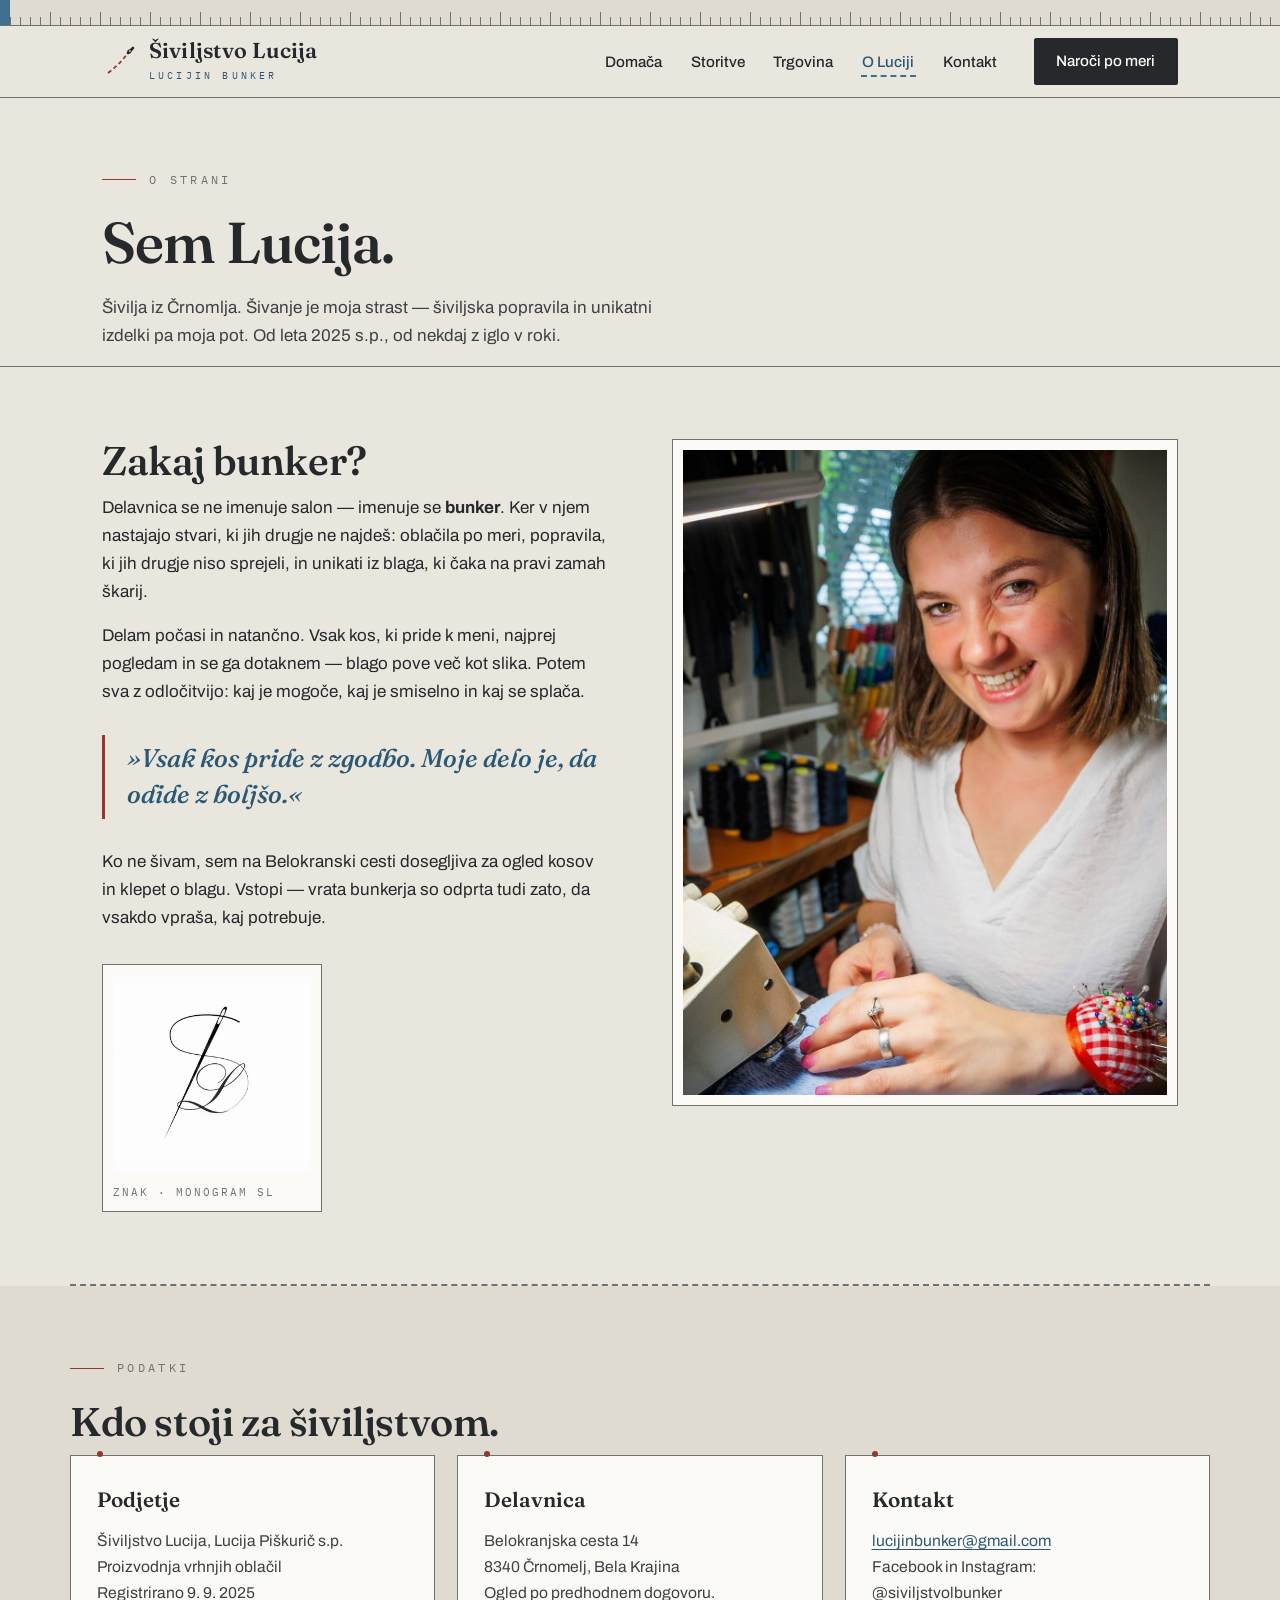
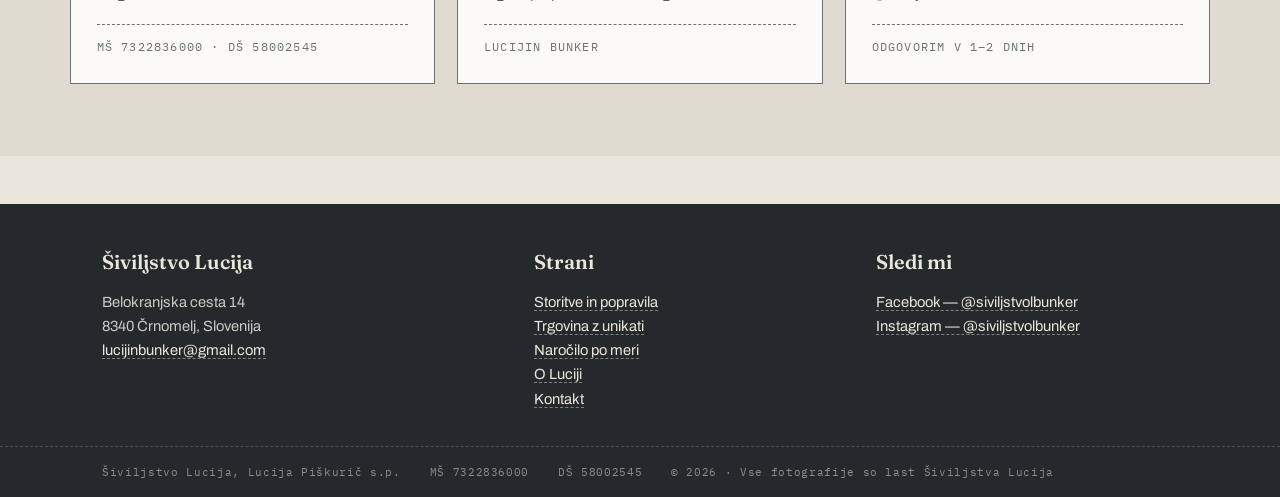
<file: o-strani.html>
<!DOCTYPE html>
<html lang="sl">
<head>
  <meta charset="UTF-8">
  <meta name="viewport" content="width=device-width, initial-scale=1.0">
  <title>O Luciji — Šiviljstvo Lucija, Črnomelj</title>
  <meta name="description" content="Lucija Piškurič, šivilja iz Črnomlja: šivanje je strast, popravila in unikatni izdelki pa pot. Spoznaj delavnico Lucijin bunker.">
  <link rel="icon" type="image/svg+xml" href="slike/favicon.svg">
  <link rel="preconnect" href="https://fonts.googleapis.com">
  <link rel="preconnect" href="https://fonts.gstatic.com" crossorigin>
  <link href="https://fonts.googleapis.com/css2?family=Fraunces:opsz,wght@9..144,400..700&family=Archivo:wght@400..700&family=IBM+Plex+Mono:wght@400;500&display=swap" rel="stylesheet">
  <link rel="stylesheet" href="css/slog.css">
</head>
<body>

  <div class="trak" aria-hidden="true">
    <div class="trak-polnilo"><span id="trak-cm">0</span>&nbsp;cm</div>
  </div>

  <header class="glava">
    <div class="glava-notranjost">
      <a class="znamka" href="index.html">
        <svg class="znamka-igla" width="34" height="34" viewBox="0 0 34 34" aria-hidden="true">
          <path d="M6 28 C 14 22, 20 16, 26 8" fill="none" stroke="#96382b" stroke-width="1.8" stroke-dasharray="4 3"/>
          <line x1="26" y1="8" x2="31" y2="3" stroke="#26292c" stroke-width="2.6" stroke-linecap="round"/>
          <circle cx="27.4" cy="6.6" r="2.1" fill="#26292c"/>
          <circle cx="27.9" cy="6.1" r="0.9" fill="#e9e6dd"/>
        </svg>
        <span class="znamka-besede">
          <span class="znamka-ime">Šiviljstvo Lucija</span><br>
          <span class="znamka-podpis">Lucijin bunker</span>
        </span>
      </a>
      <nav class="navigacija" aria-label="Glavna navigacija">
        <ul>
          <li><a href="index.html">Domača</a></li>
          <li><a href="storitve.html">Storitve</a></li>
          <li><a href="trgovina.html">Trgovina</a></li>
          <li><a href="o-strani.html" aria-current="page">O Luciji</a></li>
          <li><a href="kontakt.html">Kontakt</a></li>
          <li><a class="gumb gumb-nav" href="narocilo.html">Naroči po meri</a></li>
        </ul>
      </nav>
      <button class="prekini-nav" aria-expanded="false" aria-label="Odpri navigacijo">
        <svg width="20" height="20" viewBox="0 0 20 20" aria-hidden="true">
          <path d="M2 4h16M2 10h16M2 16h16" stroke="#26292c" stroke-width="2" stroke-linecap="round"/>
        </svg>
      </button>
    </div>
  </header>

  <main>

    <section class="junak" style="padding-top:calc(var(--trak-visina) + var(--glava-visina))">
      <div class="sekcija" style="padding-bottom:0">
        <p class="obroba">O strani</p>
        <h1 class="junak-naslov" style="font-size:clamp(2.2rem,5vw,3.6rem)">Sem Lucija.</h1>
        <p class="sekcija-uvod" style="margin-bottom:1rem">
          Šivilja iz Črnomlja. Šivanje je moja strast — šiviljska popravila
          in unikatni izdelki pa moja pot. Od leta 2025 s.p., od nekdaj
          z iglo v roki.
        </p>
      </div>
    </section>

    <section class="sekcija">
      <div class="o-strani-mreza">
        <div class="razkrij">
          <h2 class="sekcija-naslov">Zakaj bunker?</h2>
          <p style="margin-bottom:1rem">
            Delavnica se ne imenuje salon — imenuje se <strong>bunker</strong>.
            Ker v njem nastajajo stvari, ki jih drugje ne najdeš: oblačila po
            meri, popravila, ki jih drugje niso sprejeli, in unikati iz
            blaga, ki čaka na pravi zamah škarij.
          </p>
          <p style="margin-bottom:1rem">
            Delam počasi in natančno. Vsak kos, ki pride k meni, najprej
            pogledam in se ga dotaknem — blago pove več kot slika. Potem
            sva z odločitvijo: kaj je mogoče, kaj je smiselno in kaj se
            splača.
          </p>
          <blockquote class="citat">
            »Vsak kos pride z zgodbo. Moje delo je, da odide z boljšo.«
          </blockquote>
          <p>
            Ko ne šivam, sem na Belokranski cesti dosegljiva za ogled kosov
            in klepet o blagu. Vstopi — vrata bunkerja so odprta tudi zato,
            da vsakdo vpraša, kaj potrebuje.
          </p>
          <figure class="galerija-slika" style="max-width:220px;margin-top:2rem">
            <img src="slike/znak.jpg" alt="Znak Šiviljstva Lucija: kaligrafski monogram SL s šivalno iglo"
                 onerror="this.onerror=null;this.src='slike/rezervirano.svg'">
            <figcaption>ZNAK · MONOGRAM SL</figcaption>
          </figure>
        </div>
        <figure class="o-strani-slika razkrij">
          <img src="slike/o-strani-1.jpg" alt="Lucija Piškurič za industrijskim šivalnim strojem, na zapestju pinceta z iglami"
               onerror="this.onerror=null;this.src='slike/rezervirano.svg'">
        </figure>
      </div>
    </section>

    <hr class="siv">

    <section class="sekcija sekcija--platno2">
      <div class="sekcija-notranjost">
        <div class="razkrij">
          <p class="obroba">Podatki</p>
          <h2 class="sekcija-naslov">Kdo stoji za šiviljstvom.</h2>
        </div>
        <div class="mreza-3">
          <article class="kartica razkrij">
            <h3 class="kartica-naslov">Podjetje</h3>
            <p class="kartica-besedilo">
              Šiviljstvo Lucija, Lucija Piškurič s.p.<br>
              Proizvodnja vrhnjih oblačil<br>
              Registrirano 9. 9. 2025
            </p>
            <p class="kartica-cena">MŠ 7322836000 · DŠ 58002545</p>
          </article>
          <article class="kartica razkrij">
            <h3 class="kartica-naslov">Delavnica</h3>
            <p class="kartica-besedilo">
              Belokranjska cesta 14<br>
              8340 Črnomelj, Bela Krajina<br>
              Ogled po predhodnem dogovoru.
            </p>
            <p class="kartica-cena">LUCIJIN BUNKER</p>
          </article>
          <article class="kartica razkrij">
            <h3 class="kartica-naslov">Kontakt</h3>
            <p class="kartica-besedilo">
              <a href="mailto:lucijinbunker@gmail.com">lucijinbunker@gmail.com</a><br>
              Facebook in Instagram:<br>@siviljstvolbunker
            </p>
            <p class="kartica-cena">ODGOVORIM V 1–2 DNIH</p>
          </article>
        </div>
      </div>
    </section>

  </main>

  <footer class="noga">
    <div class="noga-notranjost">
      <div>
        <h3>Šiviljstvo Lucija</h3>
        <p>
          Belokranjska cesta 14<br>
          8340 Črnomelj, Slovenija<br>
          <a href="mailto:lucijinbunker@gmail.com">lucijinbunker@gmail.com</a>
        </p>
      </div>
      <div>
        <h3>Strani</h3>
        <ul>
          <li><a href="storitve.html">Storitve in popravila</a></li>
          <li><a href="trgovina.html">Trgovina z unikati</a></li>
          <li><a href="narocilo.html">Naročilo po meri</a></li>
          <li><a href="o-strani.html">O Luciji</a></li>
          <li><a href="kontakt.html">Kontakt</a></li>
        </ul>
      </div>
      <div>
        <h3>Sledi mi</h3>
        <ul>
          <li><a href="https://www.facebook.com/siviljstvolbunker" rel="noopener" target="_blank">Facebook — @siviljstvolbunker</a></li>
          <li><a href="https://www.instagram.com/siviljstvolbunker" rel="noopener" target="_blank">Instagram — @siviljstvolbunker</a></li>
        </ul>
      </div>
    </div>
    <div class="noga-legalno">
      <div class="noga-legalno-notranjost">
        <span>Šiviljstvo Lucija, Lucija Piškurič s.p.</span>
        <span>MŠ 7322836000</span>
        <span>DŠ 58002545</span>
        <span>© 2026 · Vse fotografije so last Šiviljstva Lucija</span>
      </div>
    </div>
  </footer>

  <script src="js/skripta.js"></script>
</body>
</html>
</file>
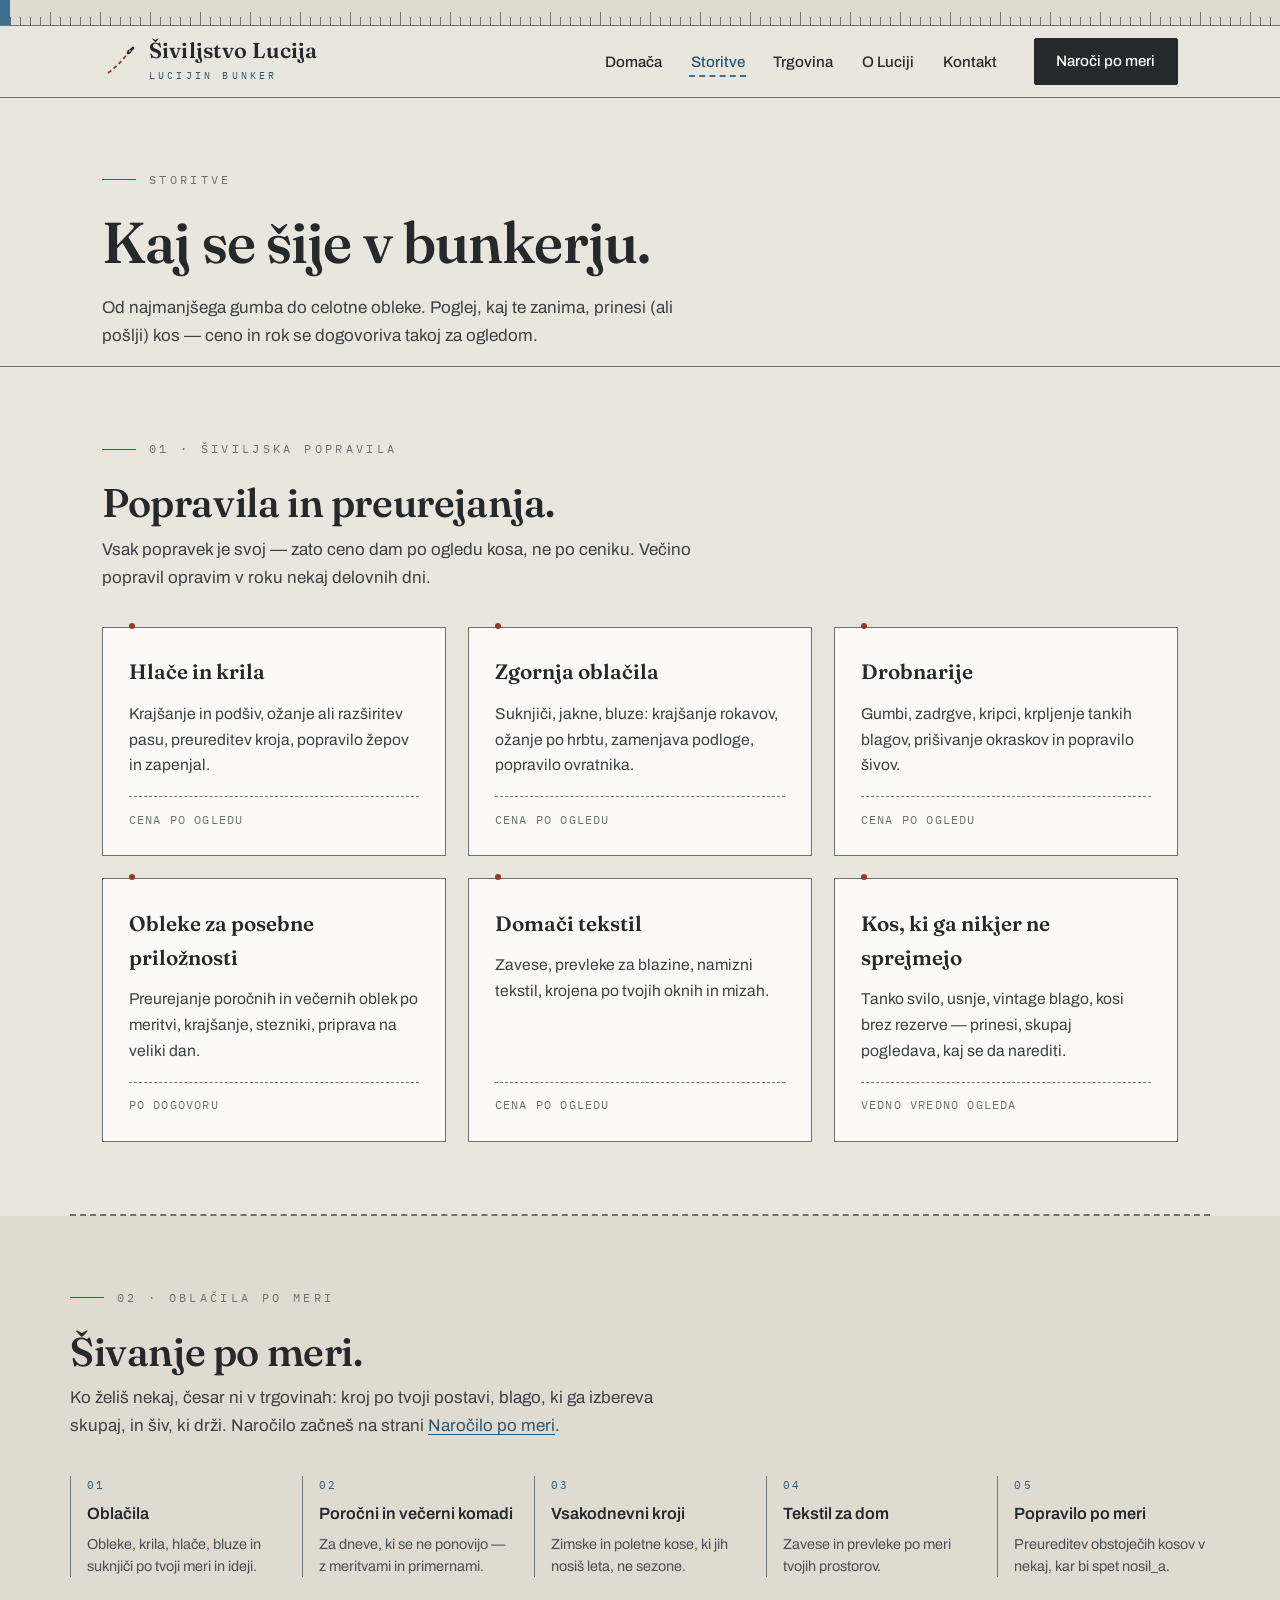
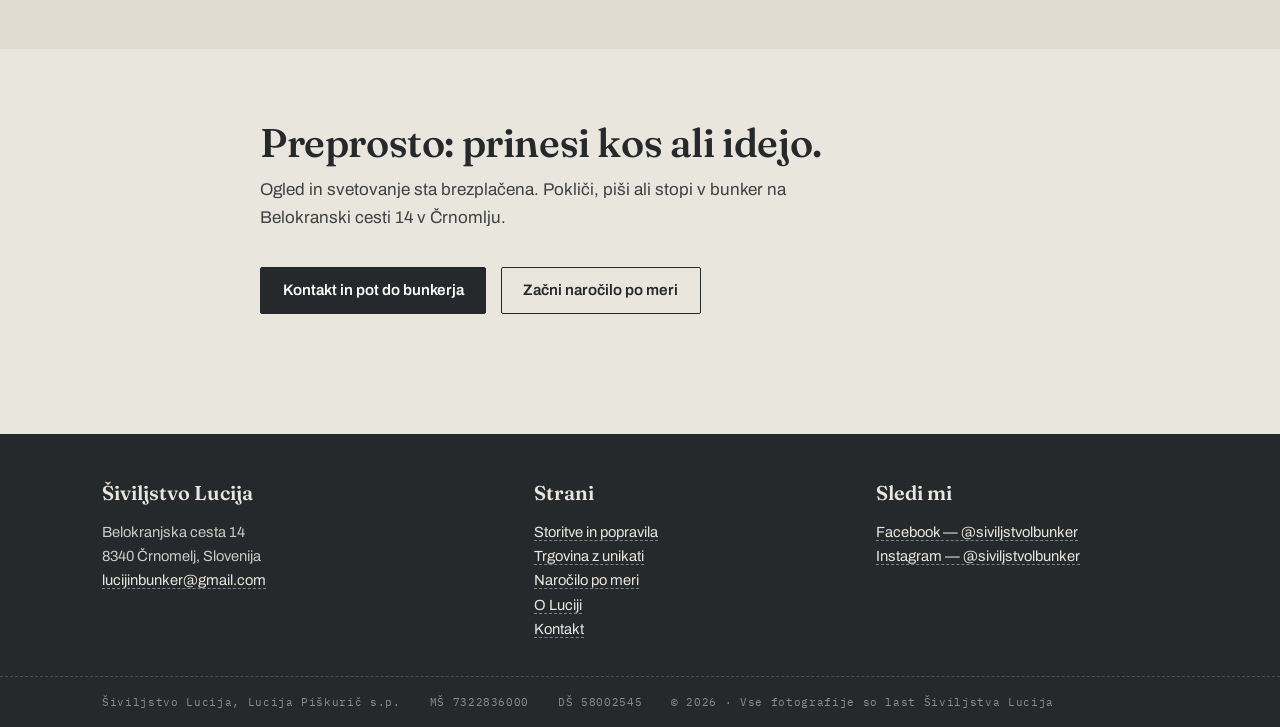
<file: storitve.html>
<!DOCTYPE html>
<html lang="sl">
<head>
  <meta charset="UTF-8">
  <meta name="viewport" content="width=device-width, initial-scale=1.0">
  <title>Storitve in popravila — Šiviljstvo Lucija, Črnomelj</title>
  <meta name="description" content="Šiviljska popravila, preurejanje oblačil, šivanje po meri in domači tekstil v Črnomlju. Cene po ogledu kosa, rok po dogovoru.">
  <link rel="icon" type="image/svg+xml" href="slike/favicon.svg">
  <link rel="preconnect" href="https://fonts.googleapis.com">
  <link rel="preconnect" href="https://fonts.gstatic.com" crossorigin>
  <link href="https://fonts.googleapis.com/css2?family=Fraunces:opsz,wght@9..144,400..700&family=Archivo:wght@400..700&family=IBM+Plex+Mono:wght@400;500&display=swap" rel="stylesheet">
  <link rel="stylesheet" href="css/slog.css">
</head>
<body>

  <div class="trak" aria-hidden="true">
    <div class="trak-polnilo"><span id="trak-cm">0</span>&nbsp;cm</div>
  </div>

  <header class="glava">
    <div class="glava-notranjost">
      <a class="znamka" href="index.html">
        <svg class="znamka-igla" width="34" height="34" viewBox="0 0 34 34" aria-hidden="true">
          <path d="M6 28 C 14 22, 20 16, 26 8" fill="none" stroke="#96382b" stroke-width="1.8" stroke-dasharray="4 3"/>
          <line x1="26" y1="8" x2="31" y2="3" stroke="#26292c" stroke-width="2.6" stroke-linecap="round"/>
          <circle cx="27.4" cy="6.6" r="2.1" fill="#26292c"/>
          <circle cx="27.9" cy="6.1" r="0.9" fill="#e9e6dd"/>
        </svg>
        <span class="znamka-besede">
          <span class="znamka-ime">Šiviljstvo Lucija</span><br>
          <span class="znamka-podpis">Lucijin bunker</span>
        </span>
      </a>
      <nav class="navigacija" aria-label="Glavna navigacija">
        <ul>
          <li><a href="index.html">Domača</a></li>
          <li><a href="storitve.html" aria-current="page">Storitve</a></li>
          <li><a href="trgovina.html">Trgovina</a></li>
          <li><a href="o-strani.html">O Luciji</a></li>
          <li><a href="kontakt.html">Kontakt</a></li>
          <li><a class="gumb gumb-nav" href="narocilo.html">Naroči po meri</a></li>
        </ul>
      </nav>
      <button class="prekini-nav" aria-expanded="false" aria-label="Odpri navigacijo">
        <svg width="20" height="20" viewBox="0 0 20 20" aria-hidden="true">
          <path d="M2 4h16M2 10h16M2 16h16" stroke="#26292c" stroke-width="2" stroke-linecap="round"/>
        </svg>
      </button>
    </div>
  </header>

  <main>

    <section class="junak" style="padding-top:calc(var(--trak-visina) + var(--glava-visina))">
      <div class="sekcija" style="padding-bottom:0">
        <p class="obroba">Storitve</p>
        <h1 class="junak-naslov" style="font-size:clamp(2.2rem,5vw,3.6rem)">Kaj se šije v bunkerju.</h1>
        <p class="sekcija-uvod" style="margin-bottom:1rem">
          Od najmanjšega gumba do celotne obleke. Poglej, kaj te zanima,
          prinesi (ali pošlji) kos — ceno in rok se dogovoriva takoj za ogledom.
        </p>
      </div>
    </section>

    <!-- ===== Popravila ===== -->
    <section class="sekcija">
      <div class="razkrij">
        <p class="obroba">01 · Šiviljska popravila</p>
        <h2 class="sekcija-naslov">Popravila in preurejanja.</h2>
        <p class="sekcija-uvod">
          Vsak popravek je svoj — zato ceno dam po ogledu kosa, ne po ceniku.
          Večino popravil opravim v roku nekaj delovnih dni.
        </p>
      </div>
      <div class="mreza-3">
        <article class="kartica razkrij">
          <h3 class="kartica-naslov">Hlače in krila</h3>
          <p class="kartica-besedilo">
            Krajšanje in podšiv, ožanje ali razširitev pasu, preureditev
            kroja, popravilo žepov in zapenjal.
          </p>
          <p class="kartica-cena">CENA PO OGLEDU</p>
        </article>
        <article class="kartica razkrij">
          <h3 class="kartica-naslov">Zgornja oblačila</h3>
          <p class="kartica-besedilo">
            Suknjiči, jakne, bluze: krajšanje rokavov, ožanje po hrbtu,
            zamenjava podloge, popravilo ovratnika.
          </p>
          <p class="kartica-cena">CENA PO OGLEDU</p>
        </article>
        <article class="kartica razkrij">
          <h3 class="kartica-naslov">Drobnarije</h3>
          <p class="kartica-besedilo">
            Gumbi, zadrgve, kripci, krpljenje tankih blagov, prišivanje
            okraskov in popravilo šivov.
          </p>
          <p class="kartica-cena">CENA PO OGLEDU</p>
        </article>
        <article class="kartica razkrij">
          <h3 class="kartica-naslov">Obleke za posebne priložnosti</h3>
          <p class="kartica-besedilo">
            Preurejanje poročnih in večernih oblek po meritvi, krajšanje,
            stezniki, priprava na veliki dan.
          </p>
          <p class="kartica-cena">PO DOGOVORU</p>
        </article>
        <article class="kartica razkrij">
          <h3 class="kartica-naslov">Domači tekstil</h3>
          <p class="kartica-besedilo">
            Zavese, prevleke za blazine, namizni tekstil, krojena po tvojih
            oknih in mizah.
          </p>
          <p class="kartica-cena">CENA PO OGLEDU</p>
        </article>
        <article class="kartica razkrij">
          <h3 class="kartica-naslov">Kos, ki ga nikjer ne sprejmejo</h3>
          <p class="kartica-besedilo">
            Tanko svilo, usnje, vintage blago, kosi brez rezerve — prinesi,
          skupaj pogledava, kaj se da narediti.
          </p>
          <p class="kartica-cena">VEDNO VREDNO OGLEDA</p>
        </article>
      </div>
    </section>

    <hr class="siv">

    <!-- ===== Po meri ===== -->
    <section class="sekcija sekcija--platno2">
      <div class="sekcija-notranjost">
        <div class="razkrij">
          <p class="obroba">02 · Oblačila po meri</p>
          <h2 class="sekcija-naslov">Šivanje po meri.</h2>
          <p class="sekcija-uvod">
            Ko želiš nekaj, česar ni v trgovinah: kroj po tvoji postavi, blago,
            ki ga izbereva skupaj, in šiv, ki drži. Naročilo začneš na strani
            <a href="narocilo.html">Naročilo po meri</a>.
          </p>
        </div>
        <div class="postopek">
          <div class="korak razkrij">
            <p class="korak-st">01</p>
            <h3 class="korak-naslov">Oblačila</h3>
            <p class="korak-besedilo">Obleke, krila, hlače, bluze in suknjiči po tvoji meri in ideji.</p>
          </div>
          <div class="korak razkrij">
            <p class="korak-st">02</p>
            <h3 class="korak-naslov">Poročni in večerni komadi</h3>
            <p class="korak-besedilo">Za dneve, ki se ne ponovijo — z meritvami in primernami.</p>
          </div>
          <div class="korak razkrij">
            <p class="korak-st">03</p>
            <h3 class="korak-naslov">Vsakodnevni kroji</h3>
            <p class="korak-besedilo">Zimske in poletne kose, ki jih nosiš leta, ne sezone.</p>
          </div>
          <div class="korak razkrij">
            <p class="korak-st">04</p>
            <h3 class="korak-naslov">Tekstil za dom</h3>
            <p class="korak-besedilo">Zavese in prevleke po meri tvojih prostorov.</p>
          </div>
          <div class="korak razkrij">
            <p class="korak-st">05</p>
            <h3 class="korak-naslov">Popravilo po meri</h3>
            <p class="korak-besedilo">Preureditev obstoječih kosov v nekaj, kar bi spet nosil_a.</p>
          </div>
        </div>
      </div>
    </section>

    <!-- ===== CTA ===== -->
    <section class="sekcija">
      <div class="razkrij" style="max-width:760px; margin:0 auto">
        <h2 class="sekcija-naslov">Preprosto: prinesi kos ali idejo.</h2>
        <p class="sekcija-uvod">
          Ogled in svetovanje sta brezplačena. Pokliči, piši ali stopi v
          bunker na Belokranski cesti 14 v Črnomlju.
        </p>
        <div class="junak-dejanja">
          <a class="gumb" href="kontakt.html">Kontakt in pot do bunkerja</a>
          <a class="gumb gumb-secundo" href="narocilo.html">Začni naročilo po meri</a>
        </div>
      </div>
    </section>

  </main>

  <footer class="noga">
    <div class="noga-notranjost">
      <div>
        <h3>Šiviljstvo Lucija</h3>
        <p>
          Belokranjska cesta 14<br>
          8340 Črnomelj, Slovenija<br>
          <a href="mailto:lucijinbunker@gmail.com">lucijinbunker@gmail.com</a>
        </p>
      </div>
      <div>
        <h3>Strani</h3>
        <ul>
          <li><a href="storitve.html">Storitve in popravila</a></li>
          <li><a href="trgovina.html">Trgovina z unikati</a></li>
          <li><a href="narocilo.html">Naročilo po meri</a></li>
          <li><a href="o-strani.html">O Luciji</a></li>
          <li><a href="kontakt.html">Kontakt</a></li>
        </ul>
      </div>
      <div>
        <h3>Sledi mi</h3>
        <ul>
          <li><a href="https://www.facebook.com/siviljstvolbunker" rel="noopener" target="_blank">Facebook — @siviljstvolbunker</a></li>
          <li><a href="https://www.instagram.com/siviljstvolbunker" rel="noopener" target="_blank">Instagram — @siviljstvolbunker</a></li>
        </ul>
      </div>
    </div>
    <div class="noga-legalno">
      <div class="noga-legalno-notranjost">
        <span>Šiviljstvo Lucija, Lucija Piškurič s.p.</span>
        <span>MŠ 7322836000</span>
        <span>DŠ 58002545</span>
        <span>© 2026 · Vse fotografije so last Šiviljstva Lucija</span>
      </div>
    </div>
  </footer>

  <script src="js/skripta.js"></script>
</body>
</html>
</file>
<file: css/slog.css>
/* ============================================================
   ŠIVILJSTVO LUCIJA — Lucija Piškurič s.p., Črnomelj
   Dizajn sistem "bunker + platno"
   Paleta: beton / platno / krojaška kreda / rdeča nit
   Tipi: Fraunces (naslovi) · Archivo (telo) · IBM Plex Mono (meritve)
   ============================================================ */

:root {
  --beton: #26292c;        /* bunker beton — temna osnova */
  --gradiva: #32383b;      /* svetlejša stena bunkerja */
  --platno: #e9e6dd;       /* naravno platno */
  --platno-2: #dfdbd0;     /* platno v senci */
  --belo: #fbfaf7;
  --kreda: #3e6f8e;        /* krojaška modra kreda */
  --kreda-temna: #2c5875;  /* kreda za besedilo / linke */
  --nit: #96382b;          /* rdeča nit — samo pike in označbe */
  --cin: #6c7370;          /* utility sivo-zelena */

  --slog-display: "Fraunces", "Georgia", serif;
  --slog-telo: "Archivo", "Segoe UI", system-ui, sans-serif;
  --slog-mono: "IBM Plex Mono", "Consolas", monospace;

  --trak-visina: 26px;
  --glava-visina: 72px;
  --sirina: 1140px;
  --polnilo: clamp(1.1rem, 4vw, 2.2rem);
}

* { margin: 0; padding: 0; box-sizing: border-box; }

html { scroll-behavior: smooth; }

body {
  font-family: var(--slog-telo);
  font-size: 1.0625rem;
  line-height: 1.65;
  color: var(--beton);
  background: var(--platno);
  -webkit-font-smoothing: antialiased;
}

img { max-width: 100%; display: block; }

a { color: var(--kreda-temna); text-decoration-thickness: 1px; text-underline-offset: 3px; }
a:hover { color: var(--nit); }

:focus-visible {
  outline: 2px solid var(--kreda);
  outline-offset: 3px;
  border-radius: 2px;
}

::selection { background: var(--kreda); color: var(--belo); }

/* ---------- Merilni trak (signature) ---------- */

.trak {
  position: fixed;
  top: 0; left: 0; right: 0;
  height: var(--trak-visina);
  background: var(--platno-2);
  border-bottom: 1px solid var(--cin);
  z-index: 100;
  /* cm črtice — kot na pravem centimetru */
  background-image:
    repeating-linear-gradient(to right,
      var(--cin) 0 1px, transparent 1px 10px),
    repeating-linear-gradient(to right,
      var(--cin) 0 1px, transparent 1px 50px);
  background-size: 100% 8px, 100% 13px;
  background-repeat: repeat-x;
  background-position: bottom left;
}

.trak-polnilo {
  height: 100%;
  width: 0%;
  background: var(--kreda);
  display: flex;
  align-items: center;
  justify-content: flex-end;
  padding-right: 10px;
  font-family: var(--slog-mono);
  font-size: 11px;
  font-weight: 500;
  letter-spacing: 0.06em;
  color: var(--belo);
  white-space: nowrap;
  transition: width 0.08s linear;
}

.trak-polnilo span { color: var(--nit); background: var(--belo); padding: 0 4px; border-radius: 2px; }

/* ---------- Glava ---------- */

.glava {
  position: fixed;
  top: var(--trak-visina);
  left: 0; right: 0;
  height: var(--glava-visina);
  background: rgba(233, 230, 221, 0.94);
  backdrop-filter: blur(6px);
  border-bottom: 1px solid var(--cin);
  z-index: 90;
}

.glava-notranjost {
  max-width: var(--sirina);
  margin: 0 auto;
  height: 100%;
  display: flex;
  align-items: center;
  justify-content: space-between;
  gap: 1rem;
  padding: 0 clamp(1rem, 3vw, 2rem);
}

.znamka { display: flex; align-items: center; gap: 0.8rem; text-decoration: none; }

.znamka-igla { flex: none; }

.znamka-besede { line-height: 1.15; }

.znamka-ime {
  font-family: var(--slog-display);
  font-weight: 600;
  font-size: 1.35rem;
  letter-spacing: 0.01em;
  color: var(--beton);
}

.znamka-podpis {
  font-family: var(--slog-mono);
  font-size: 10px;
  letter-spacing: 0.32em;
  text-transform: uppercase;
  color: var(--kreda-temna);
}

.navigacija ul { list-style: none; display: flex; gap: clamp(0.7rem, 2vw, 1.6rem); align-items: center; }

.navigacija a {
  text-decoration: none;
  color: var(--beton);
  font-size: 0.95rem;
  font-weight: 500;
  padding: 0.35rem 0.1rem;
  border-bottom: 2px solid transparent;
}

.navigacija a[aria-current="page"] {
  color: var(--kreda-temna);
  border-bottom: 2px dashed var(--kreda); /* šiv pod aktivno stranjo */
}

.navigacija a:hover { border-bottom: 2px dashed var(--nit); }

.navigacija .gumb-nav {
  margin-left: 0.6rem;
  color: var(--belo);
  padding: 0.62rem 1.35rem;
  border-bottom: 1px solid var(--beton);
}

.navigacija .gumb-nav:hover { color: var(--belo); border-bottom-color: var(--kreda); }

.gumb {
  display: inline-block;
  background: var(--beton);
  color: var(--belo);
  font-family: var(--slog-telo);
  font-weight: 600;
  font-size: 0.95rem;
  padding: 0.62rem 1.35rem;
  border: 1px solid var(--beton);
  border-radius: 2px;
  text-decoration: none;
  cursor: pointer;
  transition: background 0.18s, color 0.18s, transform 0.12s;
}

.gumb:hover { background: var(--kreda); border-color: var(--kreda); color: var(--belo); }
.gumb:active { transform: translateY(1px); }

.gumb-secundo {
  background: transparent;
  color: var(--beton);
  border: 1px solid var(--beton);
}

.gumb-secundo:hover { background: var(--beton); color: var(--belo); }

.gumb-kreda { background: var(--kreda); border-color: var(--kreda); }
.gumb-kreda:hover { background: var(--kreda-temna); border-color: var(--kreda-temna); }

.prekini-nav { display: none; }

/* ---------- Junak (hero) ---------- */

.junak {
  padding-top: calc(var(--trak-visina) + var(--glava-visina));
  border-bottom: 1px solid var(--cin);
}

.junak-notranjost {
  max-width: var(--sirina);
  margin: 0 auto;
  padding: clamp(3rem, 8vw, 6rem) clamp(1rem, 3vw, 2rem) clamp(3rem, 7vw, 5rem);
  display: grid;
  grid-template-columns: 1.15fr 0.85fr;
  gap: clamp(2rem, 5vw, 4.5rem);
  align-items: center;
}

.obroba { /* mono nadnaslov */
  font-family: var(--slog-mono);
  font-size: 12px;
  letter-spacing: 0.28em;
  text-transform: uppercase;
  color: var(--cin);
  display: flex;
  align-items: center;
  gap: 0.8rem;
  margin-bottom: 1.4rem;
}

.obroba::before {
  content: "";
  width: 34px;
  height: 1px;
  background: var(--nit);
}

.junak-naslov {
  font-family: var(--slog-display);
  font-optical-sizing: auto;
  font-weight: 560;
  font-size: clamp(2.6rem, 6.2vw, 4.6rem);
  line-height: 1.06;
  letter-spacing: -0.015em;
  margin-bottom: 1.3rem;
}

.junak-naslov em {
  font-style: normal;
  color: var(--kreda-temna);
  /* krojaška kreda: črtkan podpis pod besedo */
  text-decoration: underline dashed var(--kreda);
  text-decoration-thickness: 3px;
  text-underline-offset: 10px;
}

.junak-besedilo { max-width: 46ch; color: #3c4144; margin-bottom: 2rem; }

.junak-dejanja { display: flex; flex-wrap: wrap; gap: 0.9rem; align-items: center; }

.junak-slika {
  position: relative;
  border: 1px solid var(--cin);
  padding: 12px;
  background: var(--belo);
  box-shadow: 8px 8px 0 var(--platno-2);
}

.junak-slika img { aspect-ratio: 4 / 5; object-fit: cover; width: 100%; }

.junak-slika .slikarazlaga {
  position: absolute;
  left: 12px;
  bottom: 12px;
  right: 12px;
  background: rgba(38, 41, 44, 0.88);
  color: var(--platno);
  font-family: var(--slog-mono);
  font-size: 11px;
  letter-spacing: 0.12em;
  padding: 0.5rem 0.8rem;
}

/* ---------- Sekcije in šivane ločilnice ---------- */

main { display: block; }

.sekcija {
  max-width: var(--sirina);
  margin: 0 auto;
  padding: clamp(2.8rem, 6vw, 4.5rem) clamp(1rem, 3vw, 2rem);
}

.sekcija--platno2 { background: var(--platno-2); max-width: none; }
.sekcija--platno2 > .sekcija-notranjost { max-width: var(--sirina); margin: 0 auto; }

.sekcija-naslov {
  font-family: var(--slog-display);
  font-weight: 560;
  font-size: clamp(1.7rem, 3.4vw, 2.5rem);
  line-height: 1.12;
  letter-spacing: -0.01em;
  margin-bottom: 0.6rem;
}

.sekcija-uvod { max-width: 60ch; color: #3c4144; margin-bottom: 2.2rem; }

.siv { /* šivana ločilnica */
  border: none;
  border-top: 2px dashed var(--cin);
  margin: 0 auto;
  max-width: var(--sirina);
  position: relative;
}

.siv::after { /* igla na koncu šiva */
  content: "";
  position: absolute;
  right: clamp(1rem, 3vw, 2rem);
  top: -7px;
  width: 12px;
  height: 12px;
  background:
    linear-gradient(var(--nit), var(--nit)) 50% 0 / 1.5px 12px no-repeat;
}

/* ---------- Kartice storitev ---------- */

.mreza-3 {
  display: grid;
  grid-template-columns: repeat(3, 1fr);
  gap: 1.4rem;
}

.kartica {
  background: var(--belo);
  border: 1px solid var(--cin);
  padding: 1.7rem 1.6rem 1.6rem;
  display: flex;
  flex-direction: column;
  gap: 0.7rem;
  position: relative;
}

.kartica::before { /* pika-nit zgoraj */
  content: "";
  position: absolute;
  top: -5px;
  left: 1.6rem;
  width: 6px;
  height: 6px;
  border-radius: 50%;
  background: var(--nit);
}

.kartica-ikona { color: var(--kreda-temna); margin-bottom: 0.3rem; }

.kartica-naslov {
  font-family: var(--slog-display);
  font-size: 1.3rem;
  font-weight: 600;
}

.kartica-besedilo { font-size: 0.98rem; color: #3c4144; flex-grow: 1; }

.kartica-cena {
  font-family: var(--slog-mono);
  font-size: 12px;
  letter-spacing: 0.1em;
  color: var(--cin);
  border-top: 1px dashed var(--cin);
  padding-top: 0.8rem;
  margin-top: 0.4rem;
}

/* ---------- Postopek (prava zaporednost) ---------- */

.postopek { display: grid; grid-template-columns: repeat(5, 1fr); gap: 1.2rem; }

.korak {
  border-left: 1px solid var(--cin);
  padding-left: 1rem;
  position: relative;
}

.korak-st {
  font-family: var(--slog-mono);
  font-size: 11px;
  color: var(--kreda-temna);
  letter-spacing: 0.2em;
  margin-bottom: 0.45rem;
}

.korak-naslov { font-weight: 600; font-size: 1.02rem; margin-bottom: 0.3rem; }

.korak-besedilo { font-size: 0.9rem; color: #4a4f52; line-height: 1.55; }

/* ---------- Trgovina: listki izdelkov ---------- */

.mreza-izdelki {
  display: grid;
  grid-template-columns: repeat(3, 1fr);
  gap: 1.5rem;
}

.galerija-slika {
  margin: 0;
  border: 1px solid var(--cin);
  padding: 10px;
  background: var(--belo);
}

.galerija-slika img { aspect-ratio: 1 / 1; object-fit: cover; width: 100%; display: block; }

.galerija-slika figcaption {
  font-family: var(--slog-mono);
  font-size: 11px;
  letter-spacing: 0.18em;
  color: var(--cin);
  padding-top: 10px;
}

.listek {
  background: var(--belo);
  border: 1px solid var(--cin);
  display: flex;
  flex-direction: column;
}

.listek-slika { position: relative; border-bottom: 1px solid var(--cin); }

.listek-slika img { aspect-ratio: 1 / 1; object-fit: cover; width: 100%; }

.listek-koda {
  position: absolute;
  top: 10px;
  left: 10px;
  background: var(--beton);
  color: var(--platno);
  font-family: var(--slog-mono);
  font-size: 10.5px;
  letter-spacing: 0.14em;
  padding: 3px 8px;
}

.listek-telo { padding: 1.2rem 1.2rem 1.35rem; display: flex; flex-direction: column; gap: 0.55rem; flex-grow: 1; }

.listek-ime { font-family: var(--slog-display); font-size: 1.28rem; font-weight: 600; }

.listek-opis { font-size: 0.94rem; color: #4a4f52; flex-grow: 1; }

.listek-noga {
  display: flex;
  justify-content: space-between;
  align-items: center;
  gap: 0.8rem;
  border-top: 1px dashed var(--cin);
  padding-top: 0.85rem;
  margin-top: 0.35rem;
}

.listek-status {
  font-family: var(--slog-mono);
  font-size: 11.5px;
  letter-spacing: 0.1em;
  color: var(--kreda-temna);
}

.gumb-majhen {
  font-size: 0.85rem;
  padding: 0.45rem 0.9rem;
}

/* seznam povpraševanja (košarica) */

.povprasek-trak {
  position: fixed;
  bottom: 0; left: 0; right: 0;
  background: var(--beton);
  color: var(--platno);
  z-index: 80;
  display: none;
  align-items: center;
  justify-content: center;
  gap: 1.2rem;
  padding: 0.7rem 1rem;
  font-size: 0.95rem;
}

.povprasek-trak.viden { display: flex; }

.povprasek-trak .stevec {
  font-family: var(--slog-mono);
  color: var(--platno);
}

.povprasek-trak a { color: var(--platno); }

.gumb-na-betonu {
  background: var(--kreda);
  border-color: var(--kreda);
  color: var(--belo);
}

.gumb-na-betonu:hover { background: var(--kreda-temna); border-color: var(--kreda-temna); }

/* ---------- Obrazci ---------- */

.obrazec { max-width: 720px; }

.obrazec-skupina { margin-bottom: 1.5rem; }

.obrazec-naslov-skupine {
  font-family: var(--slog-mono);
  font-size: 11px;
  letter-spacing: 0.24em;
  text-transform: uppercase;
  color: var(--kreda-temna);
  margin-bottom: 0.9rem;
  padding-bottom: 0.45rem;
  border-bottom: 2px dashed var(--cin);
}

.vrstica {
  display: grid;
  grid-template-columns: 1fr 1fr;
  gap: 1rem 1.2rem;
}

.polje { display: flex; flex-direction: column; gap: 0.35rem; }

.polje label { font-size: 0.9rem; font-weight: 500; }

.polje input,
.polje select,
.polje textarea {
  font-family: var(--slog-telo);
  font-size: 1rem;
  color: var(--beton);
  background: var(--belo);
  border: 1px solid var(--cin);
  border-radius: 2px;
  padding: 0.6rem 0.75rem;
}

.polje input:focus,
.polje select:focus,
.polje textarea:focus {
  outline: 2px solid var(--kreda);
  outline-offset: 1px;
  border-color: var(--kreda);
}

.polje textarea { resize: vertical; min-height: 120px; }

/* meritve — mono tabela, ker so številke podatki */

.meritve {
  display: grid;
  grid-template-columns: repeat(3, 1fr);
  gap: 1rem 1.2rem;
  font-family: var(--slog-mono);
}

.meritve .polje label {
  font-family: var(--slog-mono);
  font-size: 11.5px;
  letter-spacing: 0.08em;
  color: #4a4f52;
}

.meritve .polje input {
  font-family: var(--slog-mono);
  font-size: 1.02rem;
}

.meritve .polje input::placeholder { color: #a9aca8; }

.opomba {
  font-size: 0.88rem;
  color: var(--cin);
  background: var(--platno-2);
  border-left: 3px solid var(--kreda);
  padding: 0.8rem 1rem;
  margin-top: 1rem;
}

.opomba strong { color: var(--beton); }

/* ---------- Kontakt ---------- */

.kontakt-mreza { display: grid; grid-template-columns: 1fr 1fr; gap: 3rem; }

.podatek {
  display: flex;
  gap: 0.9rem;
  padding: 1rem 0;
  border-bottom: 1px dashed var(--cin);
}

.podatek dt {
  font-family: var(--slog-mono);
  font-size: 11px;
  letter-spacing: 0.18em;
  text-transform: uppercase;
  color: var(--cin);
  width: 110px;
  flex: none;
  padding-top: 3px;
}

.podatek dd { font-size: 1rem; }

.podatek dd a { font-weight: 500; }

/* ---------- O strani ---------- */

.o-strani-mreza {
  display: grid;
  grid-template-columns: 1fr 1fr;
  gap: clamp(2rem, 5vw, 4rem);
  align-items: start;
}

.o-strani-slika { border: 1px solid var(--cin); padding: 10px; background: var(--belo); }
.o-strani-slika img { aspect-ratio: 3 / 4; object-fit: cover; width: 100%; }

.citat {
  font-family: var(--slog-display);
  font-size: clamp(1.25rem, 2.4vw, 1.6rem);
  font-style: italic;
  font-weight: 500;
  line-height: 1.4;
  color: var(--kreda-temna);
  border-left: 3px solid var(--nit);
  padding: 0.4rem 0 0.4rem 1.4rem;
  margin: 1.8rem 0;
}

/* ---------- Noga ---------- */

.noga {
  background: var(--beton);
  color: var(--platno);
  margin-top: 3rem;
}

.noga-notranjost {
  max-width: var(--sirina);
  margin: 0 auto;
  padding: 2.6rem clamp(1rem, 3vw, 2rem) 2.2rem;
  display: grid;
  grid-template-columns: 1.3fr 1fr 1fr;
  gap: 2.5rem;
}

.noga h3 {
  font-family: var(--slog-display);
  font-size: 1.25rem;
  font-weight: 600;
  margin-bottom: 0.7rem;
}

.noga p, .noga li { font-size: 0.92rem; color: #c9ccc4; }

.noga ul { list-style: none; }

.noga a { color: var(--platno); text-decoration: none; border-bottom: 1px dashed #7e8388; }
.noga a:hover { color: #fff; border-bottom-color: var(--nit); }

.noga-legalno {
  border-top: 1px dashed #4a4f52;
  font-family: var(--slog-mono);
  font-size: 11px;
  letter-spacing: 0.06em;
  color: #8b8f8a;
}

.noga-legalno-notranjost {
  max-width: var(--sirina);
  margin: 0 auto;
  padding: 1rem clamp(1rem, 3vw, 2rem);
  display: flex;
  flex-wrap: wrap;
  gap: 0.4rem 1.8rem;
}

/* ---------- Razkrivanje ob drsanju ---------- */

.razkrij { opacity: 0; transform: translateY(14px); transition: opacity 0.5s ease, transform 0.5s ease; }
.razkrij.viden { opacity: 1; transform: none; }

/* ---------- Odzivnost ---------- */

@media (max-width: 980px) {
  .junak-notranjost { grid-template-columns: 1fr; }
  .junak-slika { max-width: 440px; }
  .mreza-3, .mreza-izdelki { grid-template-columns: repeat(2, 1fr); }
  .postopek { grid-template-columns: repeat(2, 1fr); row-gap: 1.8rem; }
  .o-strani-mreza, .kontakt-mreza { grid-template-columns: 1fr; }
  .noga-notranjost { grid-template-columns: 1fr 1fr; }
}

@media (max-width: 660px) {
  :root { --glava-visina: 62px; }

  .navigacija {
    position: fixed;
    top: calc(var(--trak-visina) + var(--glava-visina));
    left: 0; right: 0;
    background: var(--platno);
    border-bottom: 1px solid var(--cin);
    display: none;
  }

  .navigacija.odprta { display: block; }

  .navigacija ul { flex-direction: column; align-items: stretch; gap: 0; padding: 0.6rem 1.2rem 1rem; }
  .navigacija a { display: block; padding: 0.75rem 0.2rem; border-bottom: 1px dashed var(--platno-2); }

  .prekini-nav {
    display: inline-flex;
    background: none;
    border: 1px solid var(--cin);
    border-radius: 2px;
    padding: 0.4rem 0.55rem;
    cursor: pointer;
    color: var(--beton);
    align-items: center;
  }

  .mreza-3, .mreza-izdelki { grid-template-columns: 1fr; }
  .postopek { grid-template-columns: 1fr; }
  .vrstica { grid-template-columns: 1fr; }
  .meritve { grid-template-columns: repeat(2, 1fr); }
  .noga-notranjost { grid-template-columns: 1fr; gap: 1.6rem; }
  .gumb { width: 100%; text-align: center; }
  .junak-dejanja { flex-direction: column; align-items: stretch; }
}

/* ---------- Zmanjšano gibanje ---------- */

@media (prefers-reduced-motion: reduce) {
  html { scroll-behavior: auto; }
  .trak-polnilo { transition: none; }
  .razkrij { opacity: 1; transform: none; transition: none; }
  .gumb { transition: none; }
}
</file>
